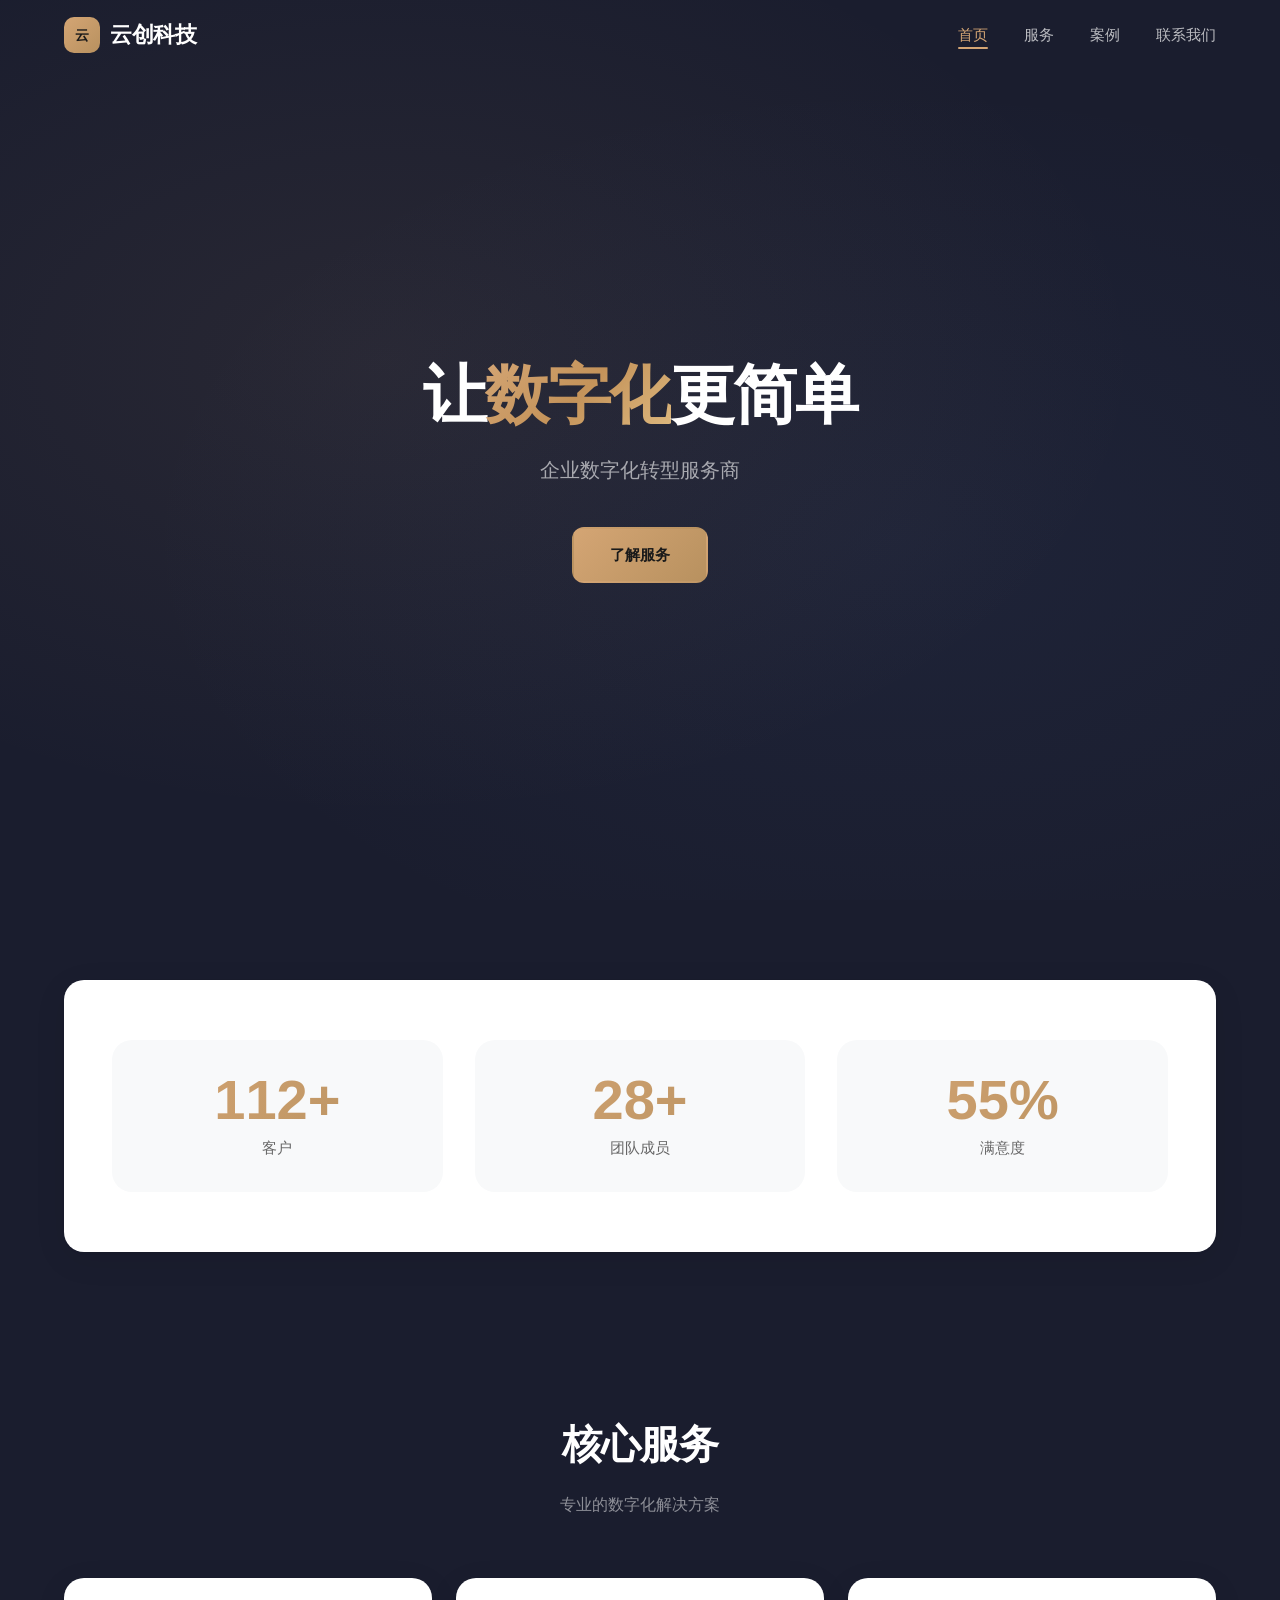
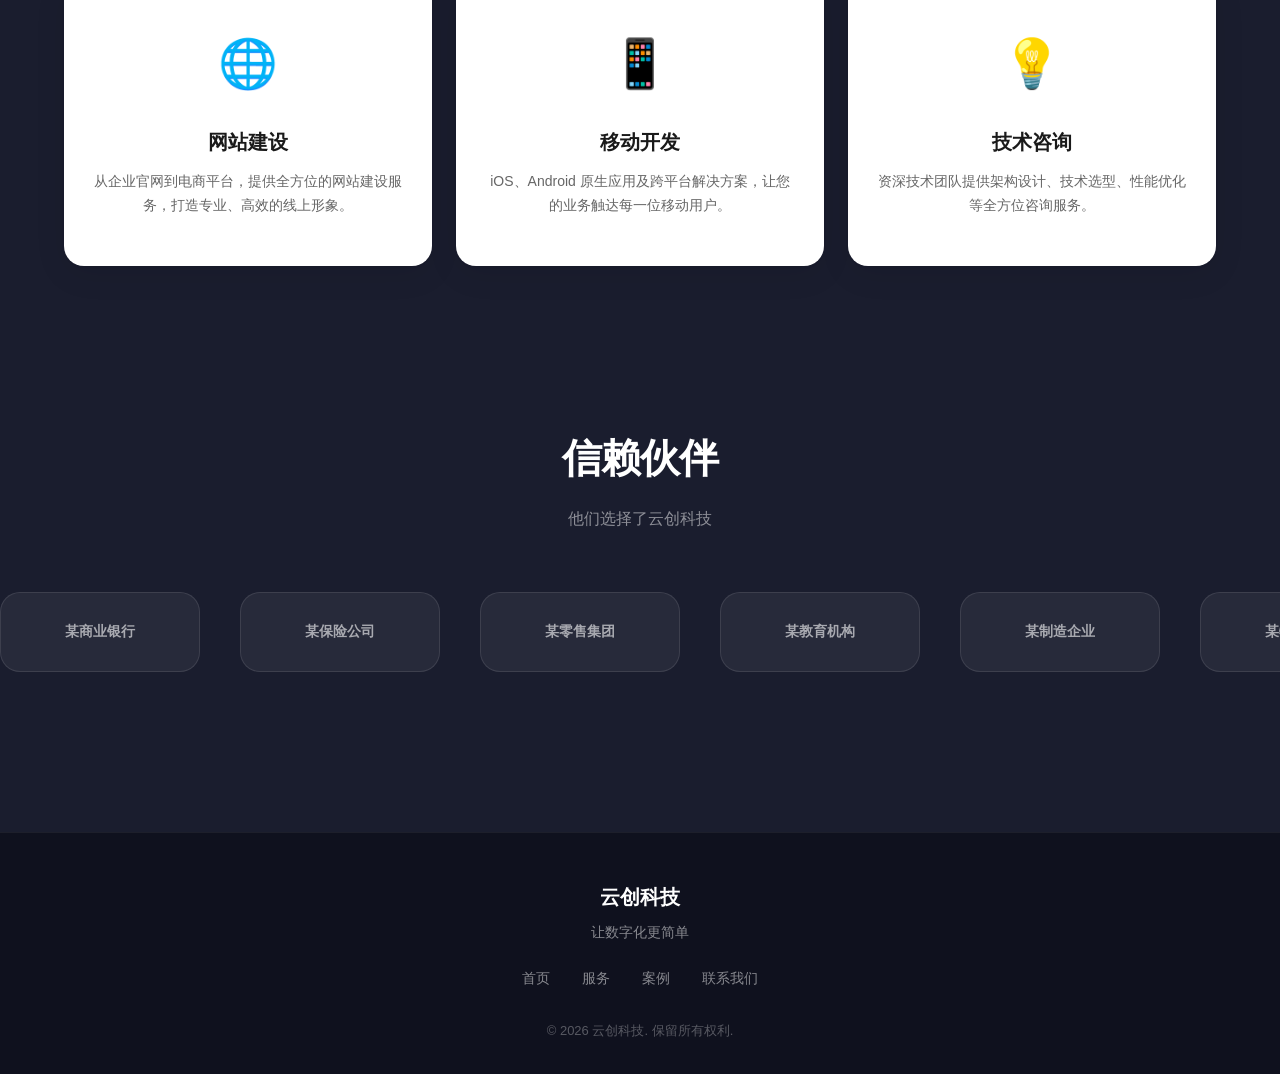
<file: src/index.html>
<!-- ===== FILE: src/index.html ===== -->
<!DOCTYPE html>
<html lang="zh-CN">
<head>
  <meta charset="UTF-8">
  <meta name="viewport" content="width=device-width, initial-scale=1.0">
  
  <title>云创科技 - 企业数字化转型服务商</title>
  <meta name="description" content="云创科技提供网站建设、移动开发、技术咨询服务。已服务200+企业客户,99%满意度。让数字化更简单。">
  <meta name="keywords" content="网站建设,移动开发,技术咨询,数字化转型,企业服务,云创科技">
  
  <meta property="og:title" content="云创科技 - 让数字化更简单">
  <meta property="og:description" content="企业数字化转型服务商,200+客户信赖,99%满意度。">
  <meta property="og:type" content="website">
  <meta property="og:url" content="https://www.jiajiawen.xyz/">
  
  <link rel="stylesheet" href="style.css">
  <script src="script.js" defer></script>
</head>
<body>
  <!-- 1. 导航栏（与所有页面共享） -->
  <nav class="navbar">
    <div class="container">
      <a href="index.html" class="nav-logo">
        <span class="logo-icon">云</span>
        云创科技
      </a>
      <button class="nav-toggle" aria-label="菜单">
        <span></span>
        <span></span>
        <span></span>
      </button>
      <ul class="nav-links">
        <li><a href="index.html" class="nav-link active">首页</a></li>
        <li><a href="services.html" class="nav-link">服务</a></li>
        <li><a href="cases.html" class="nav-link">案例</a></li>
        <li><a href="contact.html" class="nav-link">联系我们</a></li>
      </ul>
    </div>
  </nav>

  <!-- 2. Hero 区 -->
  <section class="hero">
    <div class="hero-content">
      <h1 class="hero-title">让<span class="highlight">数字化</span>更简单</h1>
      <p class="hero-subtitle">企业数字化转型服务商</p>
      <a href="#services" class="btn btn-primary hero-cta">了解服务</a>
    </div>
  </section>

  <!-- 3. 统计数字区 -->
  <section class="stats">
    <div class="container">
      <div class="section-card">
        <div class="stats-grid">
          <div class="stat-item">
            <div class="stat-number">
              <span class="counter" data-target="200">0</span><span class="stat-suffix">+</span>
            </div>
            <div class="stat-label">客户</div>
          </div>
          <div class="stat-item">
            <div class="stat-number">
              <span class="counter" data-target="50">0</span><span class="stat-suffix">+</span>
            </div>
            <div class="stat-label">团队成员</div>
          </div>
          <div class="stat-item">
            <div class="stat-number">
              <span class="counter" data-target="99">0</span><span class="stat-suffix">%</span>
            </div>
            <div class="stat-label">满意度</div>
          </div>
        </div>
      </div>
    </div>
  </section>

  <!-- 4. 服务卡片区 -->
  <section class="services" id="services">
    <div class="container">
      <div class="section-header">
        <h2 class="section-title">核心服务</h2>
        <p class="section-subtitle">专业的数字化解决方案</p>
      </div>
      <div class="services-grid">
        <div class="card service-card">
          <div class="service-icon">🌐</div>
          <h3>网站建设</h3>
          <p>从企业官网到电商平台，提供全方位的网站建设服务，打造专业、高效的线上形象。</p>
        </div>
        <div class="card service-card">
          <div class="service-icon">📱</div>
          <h3>移动开发</h3>
          <p>iOS、Android 原生应用及跨平台解决方案，让您的业务触达每一位移动用户。</p>
        </div>
        <div class="card service-card">
          <div class="service-icon">💡</div>
          <h3>技术咨询</h3>
          <p>资深技术团队提供架构设计、技术选型、性能优化等全方位咨询服务。</p>
        </div>
      </div>
    </div>
  </section>

  <!-- 5. 客户 Logo 轮播区 -->
  <section class="clients">
    <div class="container">
      <div class="section-header">
        <h2 class="section-title">信赖伙伴</h2>
        <p class="section-subtitle">他们选择了云创科技</p>
      </div>
    </div>
    <div class="clients-viewport">
      <div class="clients-track">
        <div class="client-item">某商业银行</div>
        <div class="client-item">某保险公司</div>
        <div class="client-item">某零售集团</div>
        <div class="client-item">某教育机构</div>
        <div class="client-item">某制造企业</div>
        <div class="client-item">某物流公司</div>
        <!-- 复制一份用于无缝滚动 -->
        <div class="client-item">某商业银行</div>
        <div class="client-item">某保险公司</div>
        <div class="client-item">某零售集团</div>
        <div class="client-item">某教育机构</div>
        <div class="client-item">某制造企业</div>
        <div class="client-item">某物流公司</div>
      </div>
    </div>
  </section>

  <!-- 6. 页脚（与所有页面共享） -->
  <footer class="footer">
    <div class="container">
      <div class="footer-content">
        <div class="footer-logo">云创科技</div>
        <p class="footer-tagline">让数字化更简单</p>
        <div class="footer-links">
          <a href="index.html" class="footer-link">首页</a>
          <a href="services.html" class="footer-link">服务</a>
          <a href="cases.html" class="footer-link">案例</a>
          <a href="contact.html" class="footer-link">联系我们</a>
        </div>
        <p class="footer-copyright">&copy; 2026 云创科技. 保留所有权利.</p>
      </div>
    </div>
  </footer>

  <!-- ====== 增强：返回顶部按钮 ====== -->
  <button id="back-to-top" title="返回顶部" aria-label="返回顶部">↑</button>

</body>
</html>
</file>
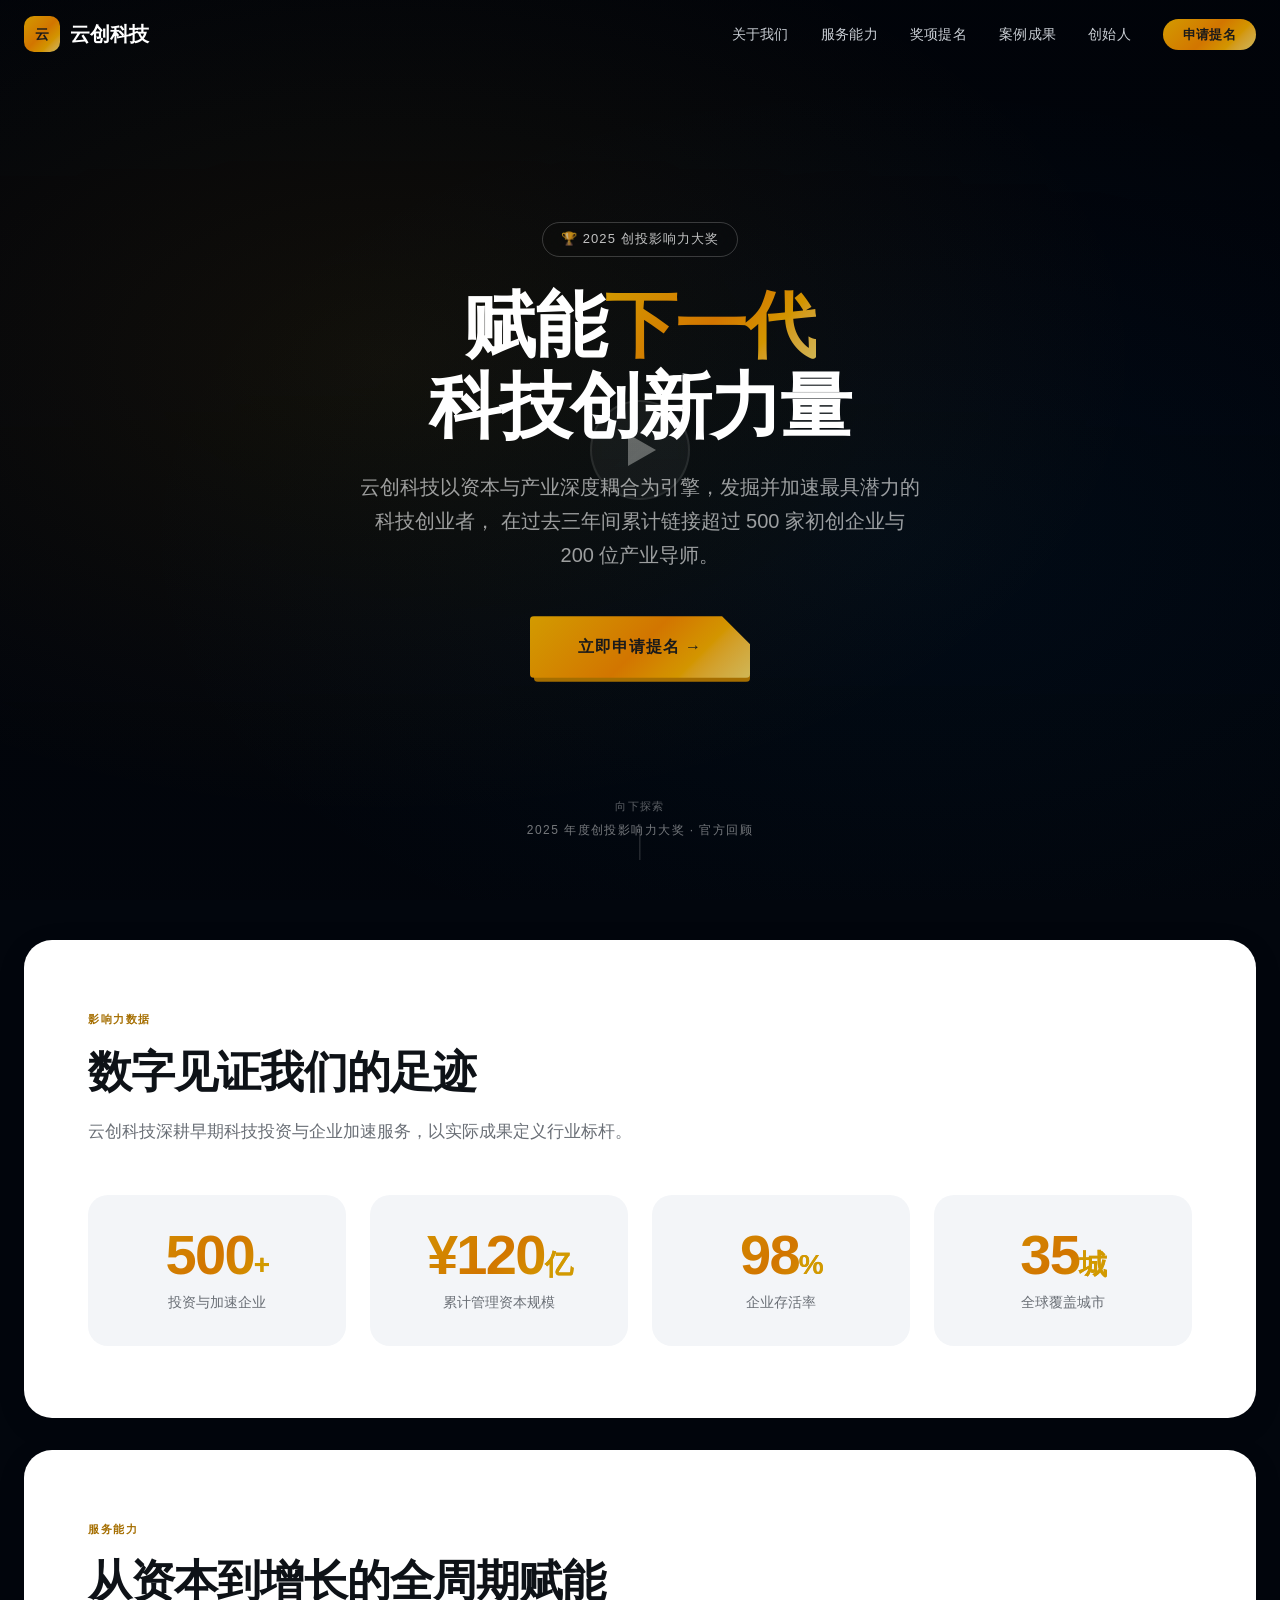
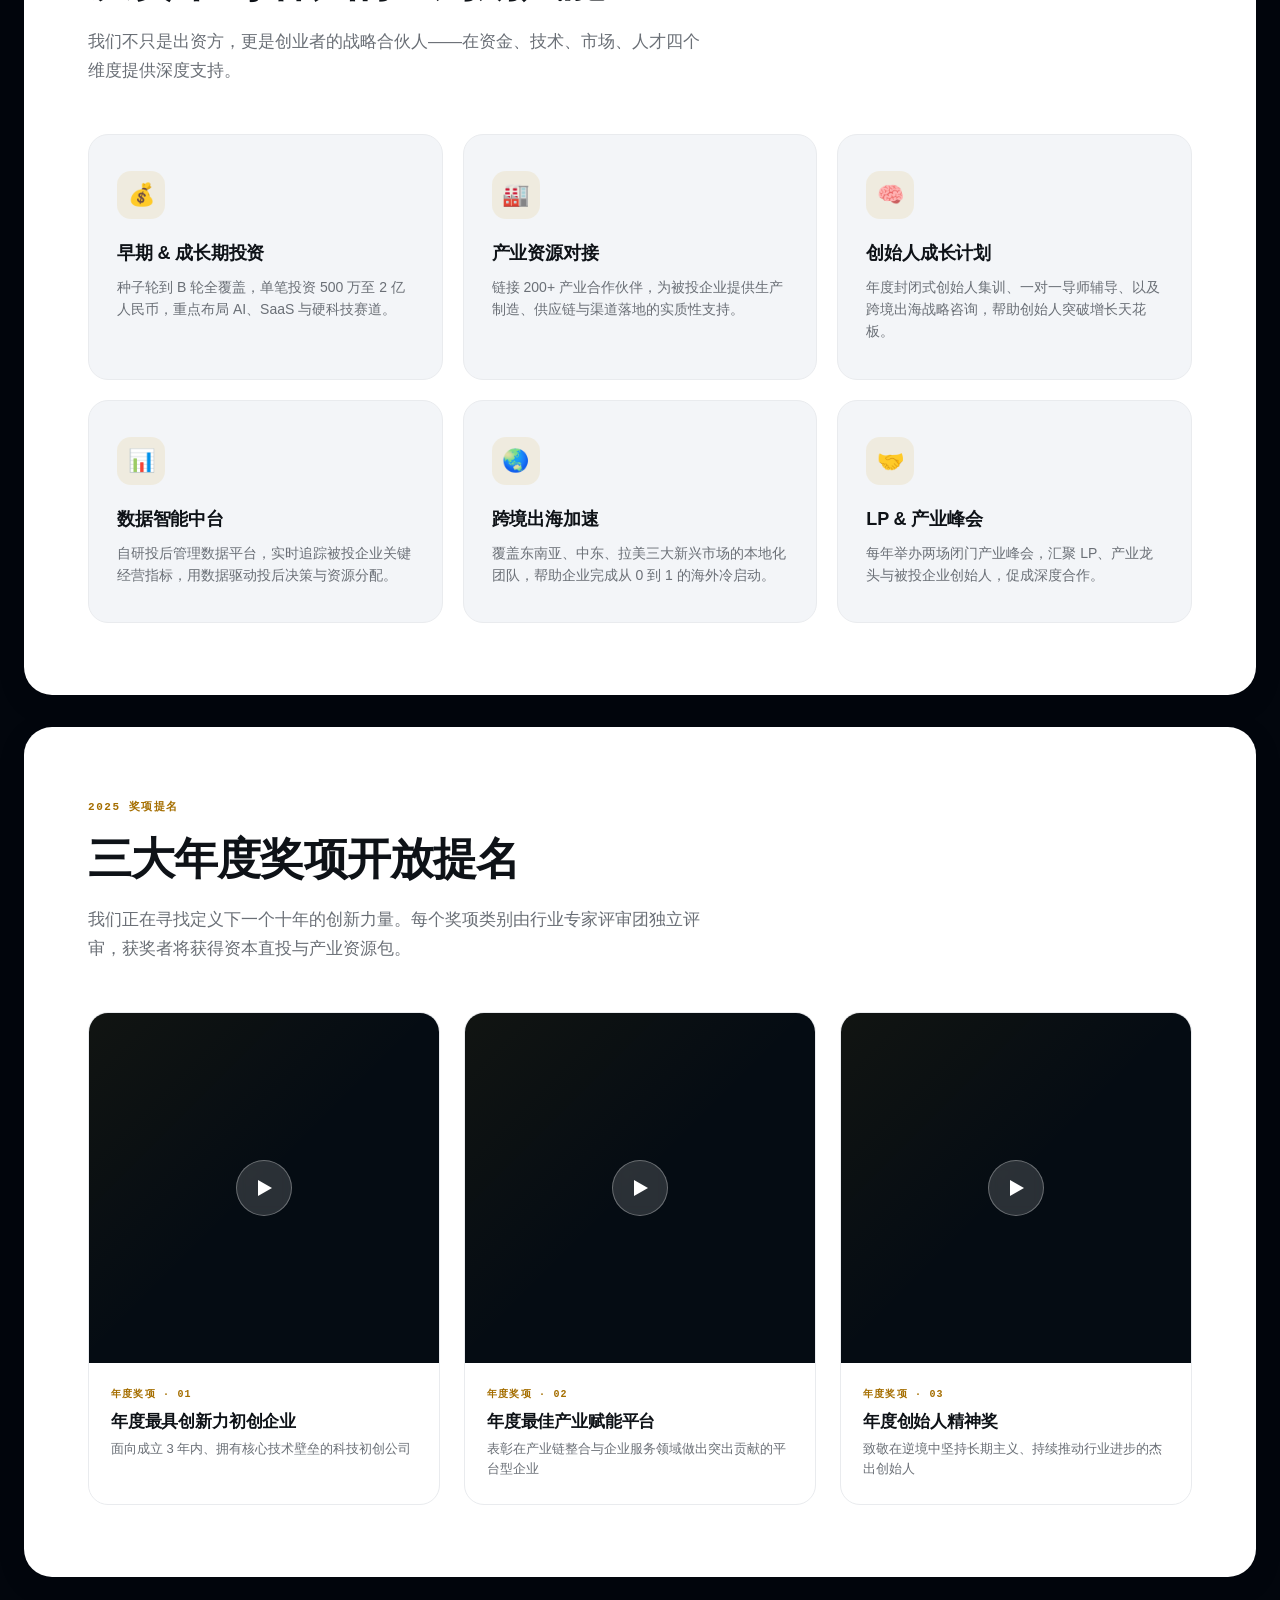
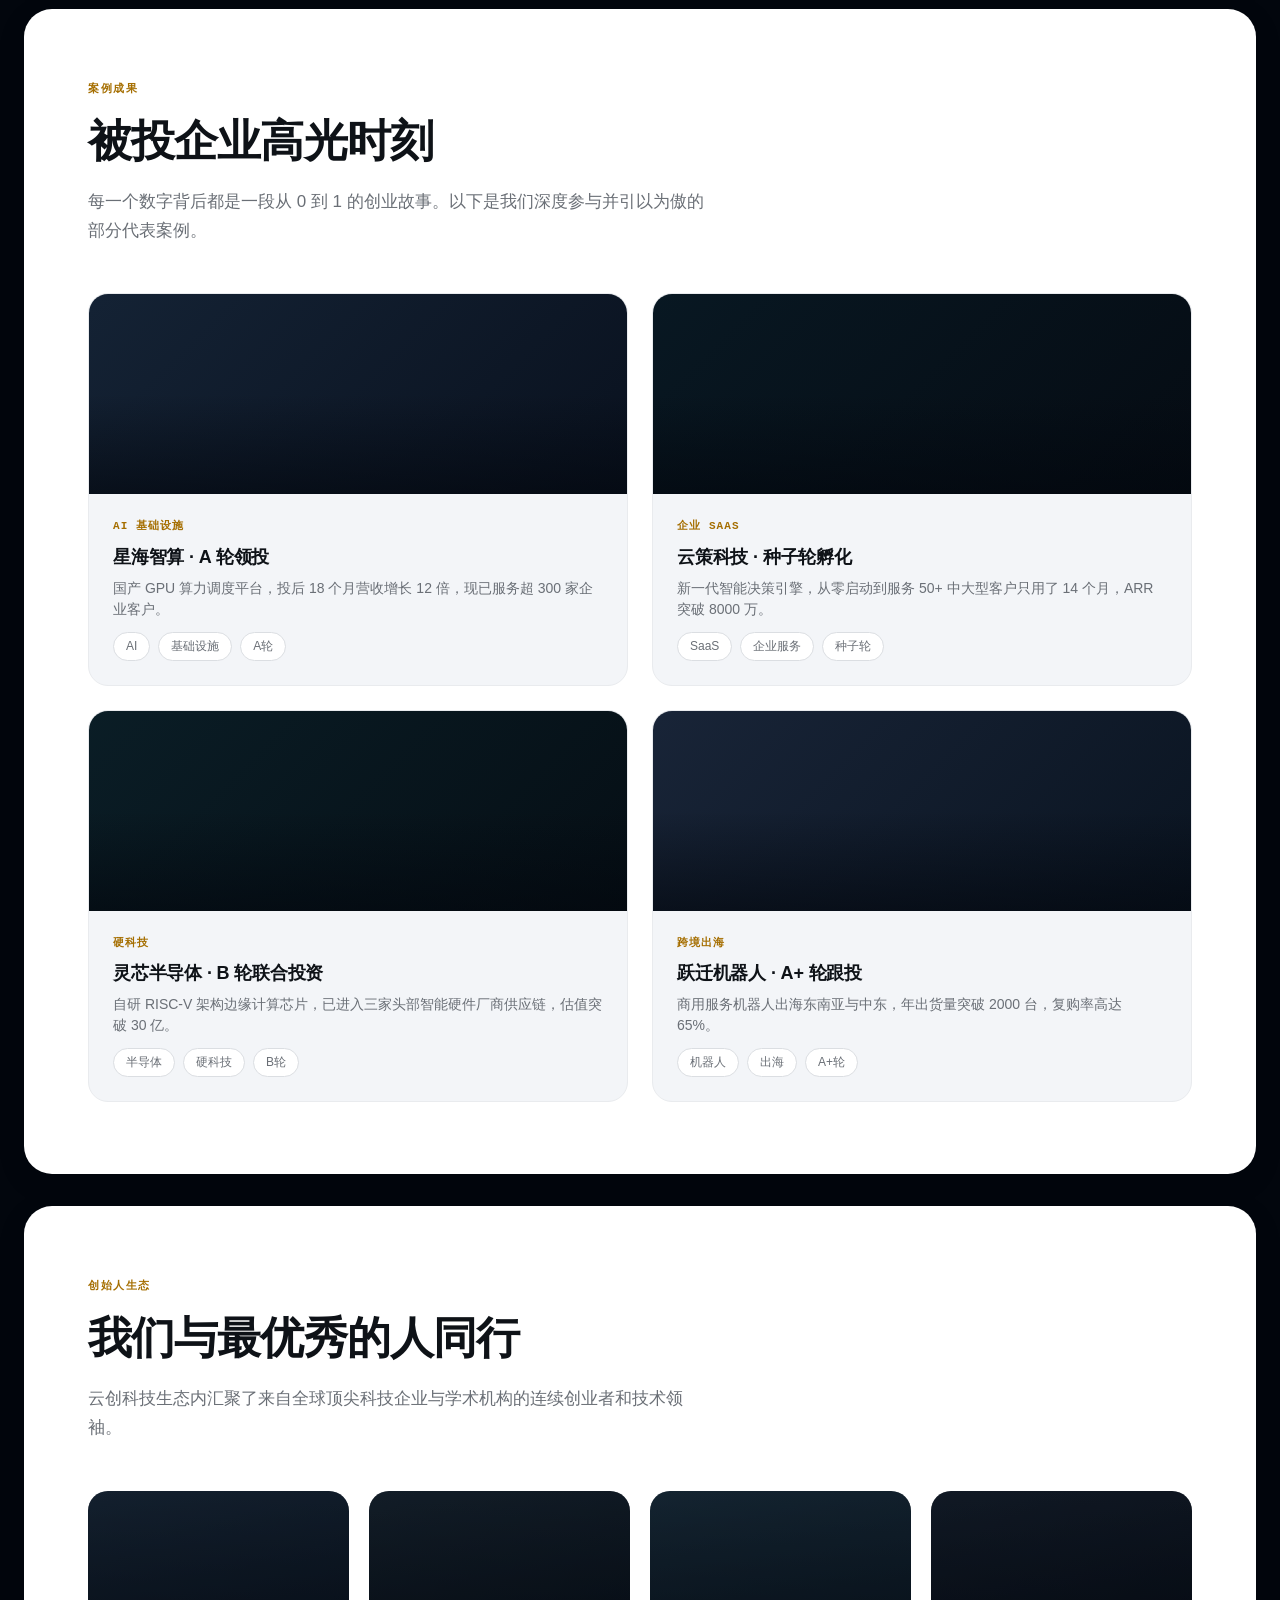
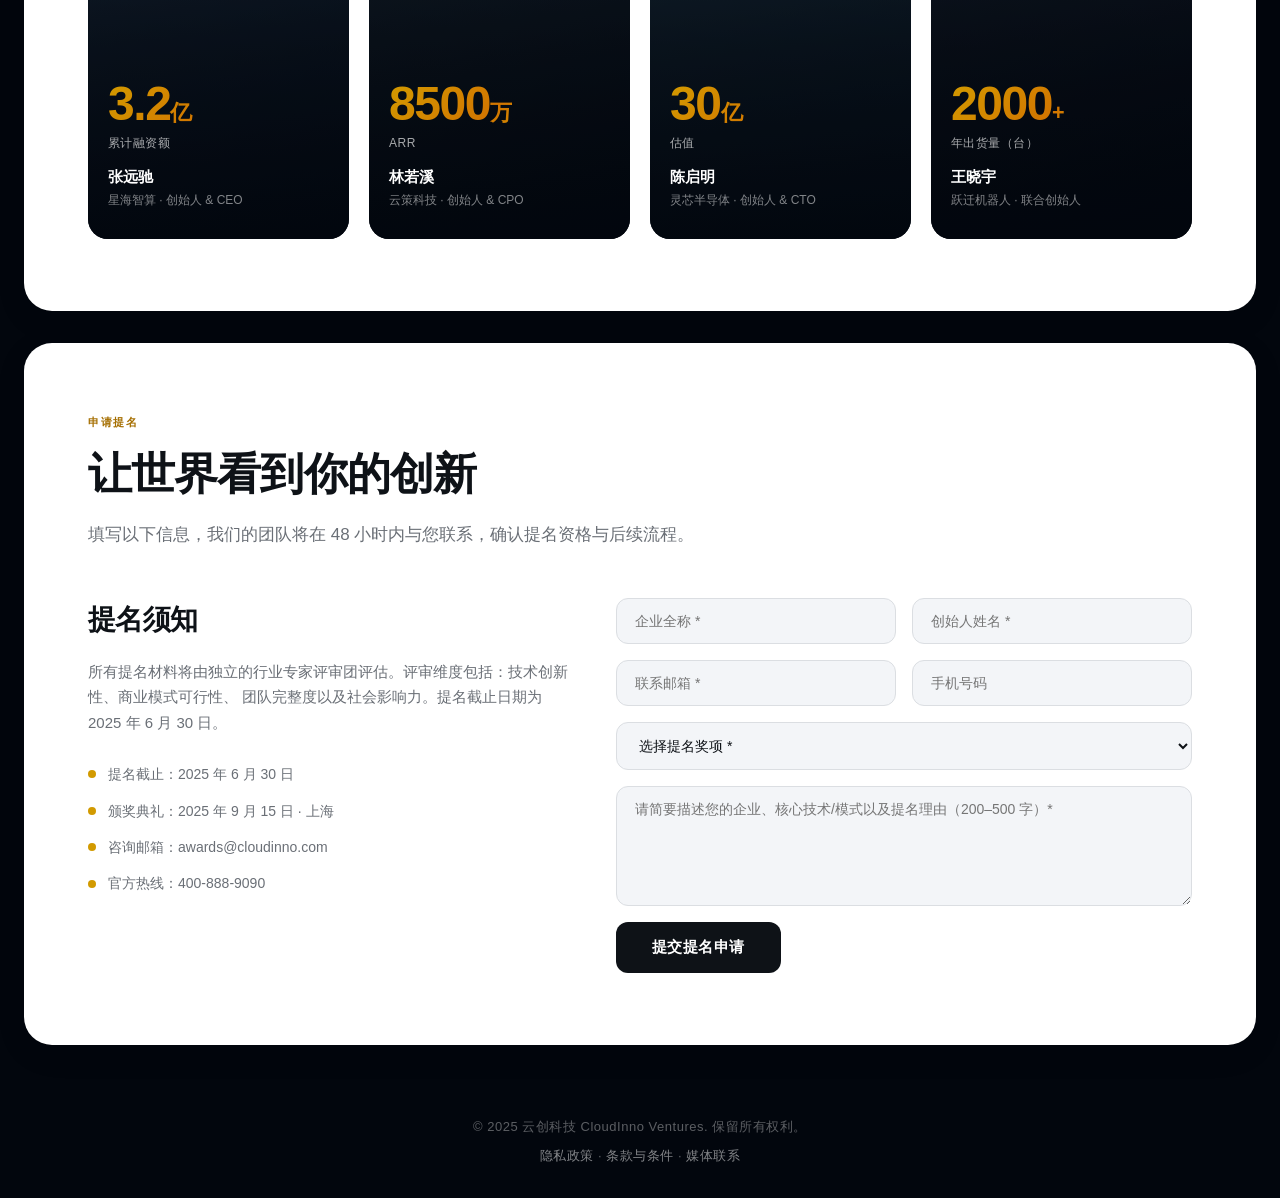
<file: vc-awards-landing.html>
<!doctype html>
<html lang="zh-CN">
<head>
  <meta charset="utf-8" />
  <meta name="viewport" content="width=device-width, initial-scale=1" />
  <title>云创科技 — 2025 创投影响力大奖</title>
  <style>
    /* ============================================================
       Design tokens — Modern minimal + luxury gold
       ============================================================ */
    :root {
      --bg-page:      oklch(12% 0.02 250);
      --bg-card:      oklch(100% 0 0);
      --bg-card-alt:  oklch(97% 0.004 250);
      --fg:           oklch(18% 0.012 250);
      --fg-muted:     oklch(54% 0.012 250);
      --fg-light:     oklch(75% 0.01 250);
      --border:       oklch(90% 0.006 250);
      --border-subtle: oklch(94% 0.004 250);
      --accent:       oklch(72% 0.16 85);
      --accent-glow:  oklch(72% 0.16 85 / 0.35);
      --accent-dark:  oklch(58% 0.14 80);
      --gradient-gold: linear-gradient(135deg, oklch(72% 0.16 85) 0%, oklch(65% 0.18 70) 50%, oklch(78% 0.12 95) 100%);
      --radius-sm:    12px;
      --radius-md:    20px;
      --radius-lg:    28px;
      --radius-xl:    36px;
      --shadow-card:  0 1px 3px rgba(0,0,0,0.04), 0 8px 32px rgba(0,0,0,0.08);
      --shadow-elevated: 0 4px 12px rgba(0,0,0,0.06), 0 20px 56px rgba(0,0,0,0.12);
      --shadow-hero:  0 0 120px rgba(0,0,0,0.5);
      --font-display: 'PingFang SC', 'Hiragino Sans GB', 'Microsoft YaHei', -apple-system, BlinkMacSystemFont, sans-serif;
      --font-body:    'PingFang SC', 'Hiragino Sans GB', 'Microsoft YaHei', -apple-system, BlinkMacSystemFont, sans-serif;
      --font-mono:    'SF Mono', 'JetBrains Mono', ui-monospace, Menlo, monospace;
    }

    * { box-sizing: border-box; margin: 0; padding: 0; }

    html {
      scroll-behavior: smooth;
      -webkit-font-smoothing: antialiased;
      -moz-osx-font-smoothing: grayscale;
    }

    body {
      font-family: var(--font-body);
      background: var(--bg-page);
      color: var(--fg);
      line-height: 1.6;
      overflow-x: hidden;
    }

    /* ============================================================
       Page wrapper — white card shell illusion
       The page has a dark bg; content sections float as white cards
       ============================================================ */
    .page-wrap {
      max-width: 1280px;
      margin: 0 auto;
      padding: 0 24px;
    }

    /* ============================================================
       Navigation
       ============================================================ */
    .nav {
      position: fixed;
      top: 0;
      left: 0;
      right: 0;
      z-index: 1000;
      padding: 16px 24px;
      transition: background 0.35s, box-shadow 0.35s;
    }
    .nav.scrolled {
      background: oklch(12% 0.02 250 / 0.88);
      backdrop-filter: blur(20px);
      -webkit-backdrop-filter: blur(20px);
      box-shadow: 0 1px 0 oklch(100% 0 0 / 0.06);
    }
    .nav-inner {
      max-width: 1280px;
      margin: 0 auto;
      display: flex;
      align-items: center;
      justify-content: space-between;
    }
    .nav-logo {
      font-family: var(--font-display);
      font-weight: 700;
      font-size: 20px;
      letter-spacing: -0.01em;
      color: #fff;
      text-decoration: none;
      display: flex;
      align-items: center;
      gap: 10px;
    }
    .nav-logo .logo-mark {
      width: 36px;
      height: 36px;
      border-radius: 10px;
      background: var(--gradient-gold);
      display: flex;
      align-items: center;
      justify-content: center;
      font-size: 14px;
      color: #1a1a1a;
      font-weight: 900;
    }
    .nav-links {
      display: flex;
      gap: 32px;
      list-style: none;
    }
    .nav-links a {
      color: oklch(85% 0.01 250);
      text-decoration: none;
      font-size: 14px;
      font-weight: 500;
      letter-spacing: 0.02em;
      transition: color 0.2s;
    }
    .nav-links a:hover { color: #fff; }
    .nav-cta {
      background: var(--gradient-gold);
      color: #1a1a1a !important;
      padding: 8px 20px;
      border-radius: 999px;
      font-weight: 600 !important;
      font-size: 13px !important;
      letter-spacing: 0.04em;
      transition: opacity 0.2s, transform 0.2s;
    }
    .nav-cta:hover {
      opacity: 0.9;
      transform: scale(1.03);
    }

    /* Mobile nav toggle */
    .nav-toggle {
      display: none;
      background: none;
      border: none;
      cursor: pointer;
      padding: 8px;
    }
    .nav-toggle span {
      display: block;
      width: 24px;
      height: 2px;
      background: #fff;
      margin: 5px 0;
      border-radius: 1px;
      transition: 0.3s;
    }

    /* ============================================================
       Hero section — full-screen video placeholder + diagonal CTA
       ============================================================ */
    .hero {
      position: relative;
      width: 100%;
      min-height: 100vh;
      display: flex;
      align-items: center;
      justify-content: center;
      overflow: hidden;
      margin-bottom: 40px;
    }
    .hero-video-bg {
      position: absolute;
      inset: 0;
      background: oklch(8% 0.03 255);
      z-index: 0;
    }
    .hero-video-bg::before {
      content: '';
      position: absolute;
      inset: 0;
      background:
        radial-gradient(ellipse at 30% 40%, oklch(72% 0.16 85 / 0.08) 0%, transparent 60%),
        radial-gradient(ellipse at 70% 60%, oklch(55% 0.18 240 / 0.06) 0%, transparent 60%),
        linear-gradient(180deg, oklch(12% 0.02 250 / 0.4) 0%, oklch(12% 0.02 250 / 0.85) 100%);
      z-index: 1;
    }
    .hero-video-bg .video-placeholder {
      position: absolute;
      inset: 0;
      display: flex;
      align-items: center;
      justify-content: center;
      z-index: 0;
    }
    .hero-video-bg .play-btn {
      width: 100px;
      height: 100px;
      border-radius: 50%;
      background: oklch(100% 0 0 / 0.12);
      backdrop-filter: blur(8px);
      -webkit-backdrop-filter: blur(8px);
      border: 2px solid oklch(100% 0 0 / 0.25);
      display: flex;
      align-items: center;
      justify-content: center;
      cursor: pointer;
      transition: all 0.35s;
      position: relative;
    }
    .hero-video-bg .play-btn::after {
      content: '';
      width: 0;
      height: 0;
      border-style: solid;
      border-width: 16px 0 16px 28px;
      border-color: transparent transparent transparent #fff;
      margin-left: 4px;
    }
    .hero-video-bg .play-btn:hover {
      background: oklch(100% 0 0 / 0.2);
      border-color: oklch(100% 0 0 / 0.4);
      transform: scale(1.06);
    }
    .hero-video-bg .video-label {
      position: absolute;
      bottom: 60px;
      left: 50%;
      transform: translateX(-50%);
      color: oklch(100% 0 0 / 0.45);
      font-size: 12px;
      letter-spacing: 0.12em;
      text-transform: uppercase;
      z-index: 2;
    }

    .hero-content {
      position: relative;
      z-index: 2;
      text-align: center;
      padding: 0 24px;
      max-width: 800px;
    }
    .hero-tag {
      display: inline-block;
      padding: 6px 18px;
      border-radius: 999px;
      border: 1px solid oklch(100% 0 0 / 0.2);
      color: oklch(100% 0 0 / 0.75);
      font-size: 13px;
      font-weight: 500;
      letter-spacing: 0.08em;
      text-transform: uppercase;
      margin-bottom: 28px;
      backdrop-filter: blur(10px);
      -webkit-backdrop-filter: blur(10px);
    }
    .hero-title {
      font-family: var(--font-display);
      font-size: clamp(40px, 6vw, 72px);
      font-weight: 800;
      letter-spacing: -0.025em;
      line-height: 1.12;
      color: #fff;
      margin-bottom: 24px;
    }
    .hero-title span {
      background: var(--gradient-gold);
      -webkit-background-clip: text;
      -webkit-text-fill-color: transparent;
      background-clip: text;
    }
    .hero-sub {
      font-size: clamp(16px, 2vw, 20px);
      color: oklch(100% 0 0 / 0.6);
      line-height: 1.7;
      margin-bottom: 44px;
      max-width: 560px;
      margin-left: auto;
      margin-right: auto;
    }

    /* Diagonal clip-path CTA */
    .hero-cta-wrap {
      display: inline-block;
      position: relative;
    }
    .hero-cta {
      display: inline-block;
      padding: 18px 48px;
      font-size: 16px;
      font-weight: 700;
      letter-spacing: 0.06em;
      color: #1a1a1a;
      background: var(--gradient-gold);
      border: none;
      border-radius: 4px;
      cursor: pointer;
      text-decoration: none;
      clip-path: polygon(0 0, calc(100% - 28px) 0, 100% 28px, 100% 100%, 0 100%);
      transition: clip-path 0.3s, transform 0.3s, box-shadow 0.3s;
      position: relative;
      z-index: 1;
    }
    .hero-cta:hover {
      clip-path: polygon(0 0, 100% 0, 100% 0, 100% 100%, 0 100%);
      transform: translateY(-2px);
      box-shadow: 0 12px 40px var(--accent-glow);
    }
    .hero-cta-shadow {
      position: absolute;
      inset: 4px 0 -4px 4px;
      background: var(--accent-dark);
      clip-path: polygon(0 0, calc(100% - 28px) 0, 100% 28px, 100% 100%, 0 100%);
      border-radius: 4px;
      z-index: 0;
      transition: clip-path 0.3s;
    }
    .hero-cta-wrap:hover .hero-cta-shadow {
      clip-path: polygon(0 0, 100% 0, 100% 0, 100% 100%, 0 100%);
    }

    .hero-scroll-hint {
      position: absolute;
      bottom: 40px;
      left: 50%;
      transform: translateX(-50%);
      z-index: 2;
      display: flex;
      flex-direction: column;
      align-items: center;
      gap: 8px;
      color: oklch(100% 0 0 / 0.35);
      font-size: 11px;
      letter-spacing: 0.12em;
    }
    .hero-scroll-hint .scroll-line {
      width: 1px;
      height: 36px;
      background: oklch(100% 0 0 / 0.2);
      animation: scrollPulse 2s ease-in-out infinite;
    }
    @keyframes scrollPulse {
      0%, 100% { opacity: 0.3; transform: scaleY(0.6); }
      50% { opacity: 1; transform: scaleY(1); }
    }

    /* ============================================================
       Section shells — white rounded cards
       ============================================================ */
    .section {
      margin-bottom: 32px;
    }
    .section-card {
      background: var(--bg-card);
      border-radius: var(--radius-lg);
      padding: 72px 64px;
      box-shadow: var(--shadow-card);
      position: relative;
      overflow: hidden;
    }
    .section-label {
      font-family: var(--font-mono);
      font-size: 11px;
      font-weight: 600;
      letter-spacing: 0.14em;
      text-transform: uppercase;
      color: var(--accent-dark);
      margin-bottom: 16px;
      display: block;
    }
    .section-title {
      font-family: var(--font-display);
      font-size: clamp(28px, 3.5vw, 44px);
      font-weight: 700;
      letter-spacing: -0.02em;
      line-height: 1.2;
      margin-bottom: 20px;
      color: var(--fg);
    }
    .section-desc {
      font-size: 17px;
      color: var(--fg-muted);
      line-height: 1.7;
      max-width: 620px;
      margin-bottom: 48px;
    }

    /* ============================================================
       Stats counter row
       ============================================================ */
    .stats-grid {
      display: grid;
      grid-template-columns: repeat(4, 1fr);
      gap: 24px;
    }
    .stat-item {
      text-align: center;
      padding: 32px 16px;
      background: var(--bg-card-alt);
      border-radius: var(--radius-md);
      transition: transform 0.3s, box-shadow 0.3s;
    }
    .stat-item:hover {
      transform: translateY(-4px);
      box-shadow: var(--shadow-elevated);
    }
    .stat-number {
      font-family: var(--font-display);
      font-size: clamp(36px, 5vw, 56px);
      font-weight: 800;
      letter-spacing: -0.03em;
      background: var(--gradient-gold);
      -webkit-background-clip: text;
      -webkit-text-fill-color: transparent;
      background-clip: text;
      line-height: 1;
      margin-bottom: 8px;
    }
    .stat-suffix {
      font-size: 0.5em;
      font-weight: 600;
      -webkit-text-fill-color: var(--accent);
    }
    .stat-label {
      font-size: 14px;
      color: var(--fg-muted);
      font-weight: 500;
    }

    /* ============================================================
       Services grid
       ============================================================ */
    .services-grid {
      display: grid;
      grid-template-columns: repeat(3, 1fr);
      gap: 20px;
    }
    .service-card {
      background: var(--bg-card-alt);
      border-radius: var(--radius-md);
      padding: 36px 28px;
      border: 1px solid var(--border-subtle);
      transition: all 0.3s;
      position: relative;
    }
    .service-card:hover {
      border-color: var(--accent-glow);
      box-shadow: var(--shadow-elevated);
      transform: translateY(-2px);
    }
    .service-icon {
      width: 48px;
      height: 48px;
      border-radius: 14px;
      background: oklch(72% 0.16 85 / 0.1);
      display: flex;
      align-items: center;
      justify-content: center;
      font-size: 22px;
      margin-bottom: 20px;
      color: var(--accent-dark);
    }
    .service-card h4 {
      font-family: var(--font-display);
      font-size: 18px;
      font-weight: 700;
      letter-spacing: -0.01em;
      margin-bottom: 8px;
    }
    .service-card p {
      font-size: 14px;
      color: var(--fg-muted);
      line-height: 1.6;
    }

    /* ============================================================
       Nomination cards — 3-column geometric, square video
       ============================================================ */
    .nominations-grid {
      display: grid;
      grid-template-columns: repeat(3, 1fr);
      gap: 24px;
    }
    .nomination-card {
      background: var(--bg-card);
      border-radius: var(--radius-md);
      overflow: hidden;
      border: 1px solid var(--border-subtle);
      transition: all 0.35s;
      position: relative;
    }
    .nomination-card:hover {
      transform: translateY(-6px);
      box-shadow: var(--shadow-elevated);
      border-color: var(--accent-glow);
    }
    .nomination-video {
      width: 100%;
      aspect-ratio: 1 / 1;
      background: oklch(15% 0.02 250);
      position: relative;
      display: flex;
      align-items: center;
      justify-content: center;
      overflow: hidden;
    }
    .nomination-video::before {
      content: '';
      position: absolute;
      inset: 0;
      background: linear-gradient(135deg, oklch(72% 0.16 85 / 0.06) 0%, transparent 50%);
    }
    .nomination-video .mini-play {
      width: 56px;
      height: 56px;
      border-radius: 50%;
      background: oklch(100% 0 0 / 0.15);
      backdrop-filter: blur(6px);
      border: 1.5px solid oklch(100% 0 0 / 0.3);
      display: flex;
      align-items: center;
      justify-content: center;
      transition: all 0.3s;
    }
    .nomination-card:hover .mini-play {
      background: var(--accent);
      border-color: var(--accent);
      transform: scale(1.1);
    }
    .mini-play::after {
      content: '';
      width: 0;
      height: 0;
      border-style: solid;
      border-width: 8px 0 8px 14px;
      border-color: transparent transparent transparent #fff;
      margin-left: 2px;
    }
    .nomination-info {
      padding: 24px 22px;
    }
    .nomination-info .cat {
      font-family: var(--font-mono);
      font-size: 10px;
      font-weight: 700;
      letter-spacing: 0.12em;
      text-transform: uppercase;
      color: var(--accent-dark);
      margin-bottom: 8px;
    }
    .nomination-info h4 {
      font-family: var(--font-display);
      font-size: 17px;
      font-weight: 700;
      letter-spacing: -0.01em;
      margin-bottom: 6px;
      line-height: 1.3;
    }
    .nomination-info .nominee {
      font-size: 13px;
      color: var(--fg-muted);
      font-weight: 500;
    }
    /* Geometric accent */
    .nomination-card .geo-accent {
      position: absolute;
      top: -20px;
      right: -20px;
      width: 80px;
      height: 80px;
      border: 2px solid oklch(72% 0.16 85 / 0.15);
      border-radius: 24px;
      transform: rotate(15deg);
      pointer-events: none;
      transition: border-color 0.3s;
    }
    .nomination-card:hover .geo-accent {
      border-color: oklch(72% 0.16 85 / 0.35);
    }

    /* ============================================================
       Cases / projects showcase
       ============================================================ */
    .cases-grid {
      display: grid;
      grid-template-columns: repeat(2, 1fr);
      gap: 24px;
    }
    .case-card {
      background: var(--bg-card-alt);
      border-radius: var(--radius-md);
      overflow: hidden;
      border: 1px solid var(--border-subtle);
      transition: all 0.3s;
    }
    .case-card:hover {
      box-shadow: var(--shadow-elevated);
      transform: translateY(-3px);
    }
    .case-image {
      width: 100%;
      height: 200px;
      background: oklch(20% 0.02 250);
      position: relative;
      overflow: hidden;
    }
    .case-image::after {
      content: '';
      position: absolute;
      inset: 0;
      background: linear-gradient(180deg, transparent 50%, oklch(12% 0.02 250 / 0.6));
    }
    .case-info {
      padding: 24px;
    }
    .case-info .case-client {
      font-family: var(--font-mono);
      font-size: 11px;
      font-weight: 600;
      letter-spacing: 0.1em;
      text-transform: uppercase;
      color: var(--accent-dark);
      margin-bottom: 8px;
    }
    .case-info h4 {
      font-family: var(--font-display);
      font-size: 18px;
      font-weight: 700;
      letter-spacing: -0.01em;
      margin-bottom: 6px;
    }
    .case-info p {
      font-size: 14px;
      color: var(--fg-muted);
      line-height: 1.5;
    }
    .case-tags {
      display: flex;
      flex-wrap: wrap;
      gap: 8px;
      margin-top: 12px;
    }
    .case-tag {
      padding: 4px 12px;
      background: var(--bg-card);
      border-radius: 999px;
      font-size: 12px;
      color: var(--fg-muted);
      border: 1px solid var(--border);
    }

    /* ============================================================
       Founder statistics grid — plus-darker image cards + gradient numbers
       ============================================================ */
    .founders-grid {
      display: grid;
      grid-template-columns: repeat(4, 1fr);
      gap: 20px;
    }
    .founder-card {
      position: relative;
      border-radius: var(--radius-md);
      overflow: hidden;
      aspect-ratio: 3 / 4;
      cursor: pointer;
      transition: transform 0.35s;
    }
    .founder-card:hover {
      transform: translateY(-6px);
    }
    .founder-img {
      position: absolute;
      inset: 0;
      background: oklch(22% 0.02 250);
      mix-blend-mode: normal;
    }
    .founder-img img {
      width: 100%;
      height: 100%;
      object-fit: cover;
    }
    /* plus-darker overlay */
    .founder-card::before {
      content: '';
      position: absolute;
      inset: 0;
      background: linear-gradient(180deg, oklch(12% 0.02 250 / 0.15) 0%, oklch(12% 0.02 250 / 0.55) 45%, oklch(12% 0.02 250 / 0.9) 100%);
      z-index: 1;
    }
    .founder-card::after {
      content: '';
      position: absolute;
      inset: 0;
      background: oklch(12% 0.02 250 / 0.25);
      mix-blend-mode: plus-darker;
      z-index: 2;
      pointer-events: none;
    }
    .founder-info {
      position: absolute;
      bottom: 0;
      left: 0;
      right: 0;
      padding: 28px 20px;
      z-index: 3;
    }
    .founder-stat-num {
      font-family: var(--font-display);
      font-size: clamp(32px, 4vw, 48px);
      font-weight: 800;
      letter-spacing: -0.03em;
      background: var(--gradient-gold);
      -webkit-background-clip: text;
      -webkit-text-fill-color: transparent;
      background-clip: text;
      line-height: 1;
      margin-bottom: 6px;
    }
    .founder-stat-label {
      font-size: 12px;
      color: oklch(100% 0 0 / 0.65);
      font-weight: 500;
      letter-spacing: 0.04em;
      text-transform: uppercase;
    }
    .founder-name {
      font-family: var(--font-display);
      font-size: 15px;
      font-weight: 600;
      color: #fff;
      margin-top: 12px;
    }
    .founder-role {
      font-size: 12px;
      color: oklch(100% 0 0 / 0.5);
      margin-top: 2px;
    }

    /* ============================================================
       Contact form section
       ============================================================ */
    .contact-layout {
      display: grid;
      grid-template-columns: 1fr 1.2fr;
      gap: 48px;
      align-items: start;
    }
    .contact-info h3 {
      font-family: var(--font-display);
      font-size: 28px;
      font-weight: 700;
      letter-spacing: -0.02em;
      margin-bottom: 16px;
    }
    .contact-info p {
      font-size: 15px;
      color: var(--fg-muted);
      line-height: 1.7;
      margin-bottom: 28px;
    }
    .contact-detail {
      display: flex;
      align-items: center;
      gap: 12px;
      margin-bottom: 14px;
      font-size: 14px;
      color: var(--fg-muted);
    }
    .contact-detail .icon-dot {
      width: 8px;
      height: 8px;
      border-radius: 50%;
      background: var(--accent);
      flex-shrink: 0;
    }
    .contact-form {
      display: flex;
      flex-direction: column;
      gap: 16px;
    }
    .contact-form input,
    .contact-form textarea,
    .contact-form select {
      width: 100%;
      padding: 14px 18px;
      border: 1px solid var(--border);
      border-radius: 12px;
      font-family: var(--font-body);
      font-size: 14px;
      color: var(--fg);
      background: var(--bg-card-alt);
      transition: border-color 0.2s, box-shadow 0.2s;
      outline: none;
    }
    .contact-form input:focus,
    .contact-form textarea:focus,
    .contact-form select:focus {
      border-color: var(--accent);
      box-shadow: 0 0 0 3px var(--accent-glow);
    }
    .contact-form textarea {
      min-height: 120px;
      resize: vertical;
    }
    .contact-form .form-row {
      display: grid;
      grid-template-columns: 1fr 1fr;
      gap: 16px;
    }
    .form-submit {
      padding: 16px 36px;
      background: var(--fg);
      color: #fff;
      border: none;
      border-radius: 12px;
      font-family: var(--font-body);
      font-size: 15px;
      font-weight: 600;
      letter-spacing: 0.03em;
      cursor: pointer;
      transition: all 0.25s;
      align-self: flex-start;
    }
    .form-submit:hover {
      background: var(--accent-dark);
      transform: translateY(-1px);
      box-shadow: 0 8px 24px var(--accent-glow);
    }

    /* ============================================================
       Footer
       ============================================================ */
    .footer {
      text-align: center;
      padding: 40px 24px 32px;
      color: oklch(100% 0 0 / 0.35);
      font-size: 13px;
      letter-spacing: 0.04em;
    }
    .footer a {
      color: oklch(100% 0 0 / 0.5);
      text-decoration: none;
      transition: color 0.2s;
    }
    .footer a:hover { color: #fff; }

    /* ============================================================
       Responsive breakpoints
       ============================================================ */
    @media (max-width: 1024px) {
      .section-card { padding: 48px 36px; }
      .stats-grid { grid-template-columns: repeat(2, 1fr); }
      .services-grid { grid-template-columns: repeat(2, 1fr); }
      .nominations-grid { grid-template-columns: repeat(2, 1fr); }
      .founders-grid { grid-template-columns: repeat(2, 1fr); }
      .contact-layout { grid-template-columns: 1fr; gap: 36px; }
      .cases-grid { grid-template-columns: 1fr; }
    }

    @media (max-width: 768px) {
      .page-wrap { padding: 0 12px; }
      .section-card { padding: 36px 20px; border-radius: var(--radius-md); }
      .nav-links { display: none; }
      .nav-toggle { display: block; }
      .nav-links.mobile-open {
        display: flex;
        flex-direction: column;
        position: absolute;
        top: 72px;
        left: 24px;
        right: 24px;
        background: oklch(18% 0.02 250 / 0.96);
        backdrop-filter: blur(20px);
        border-radius: 16px;
        padding: 20px;
        gap: 16px;
        border: 1px solid oklch(100% 0 0 / 0.08);
      }
      .hero-title { font-size: 32px; }
      .hero-sub { font-size: 15px; }
      .hero-cta { padding: 16px 36px; font-size: 14px; clip-path: polygon(0 0, calc(100% - 20px) 0, 100% 20px, 100% 100%, 0 100%); }
      .services-grid { grid-template-columns: 1fr; }
      .nominations-grid { grid-template-columns: 1fr; }
      .founders-grid { grid-template-columns: 1fr 1fr; }
      .stats-grid { grid-template-columns: 1fr 1fr; gap: 12px; }
      .contact-form .form-row { grid-template-columns: 1fr; }
      .section { margin-bottom: 20px; }
      .nominations-grid { gap: 16px; }
    }

    @media (max-width: 480px) {
      .stats-grid { grid-template-columns: 1fr 1fr; gap: 10px; }
      .stat-number { font-size: 32px; }
      .founders-grid { grid-template-columns: 1fr; }
      .hero { min-height: 90vh; }
      .section-card { padding: 28px 16px; }
      .case-image { height: 160px; }
    }

    /* ============================================================
       Animations on scroll (simple CSS-only approach)
       ============================================================ */
    @keyframes fadeUp {
      from { opacity: 0; transform: translateY(24px); }
      to { opacity: 1; transform: translateY(0); }
    }
  </style>
</head>
<body>

  <!-- Navigation -->
  <nav class="nav" id="nav">
    <div class="nav-inner">
      <a href="#" class="nav-logo">
        <span class="logo-mark">云</span>
        云创科技
      </a>
      <button class="nav-toggle" id="navToggle" aria-label="菜单">
        <span></span><span></span><span></span>
      </button>
      <ul class="nav-links" id="navLinks">
        <li><a href="#about">关于我们</a></li>
        <li><a href="#services">服务能力</a></li>
        <li><a href="#awards">奖项提名</a></li>
        <li><a href="#cases">案例成果</a></li>
        <li><a href="#founders">创始人</a></li>
        <li><a href="#contact" class="nav-cta">申请提名</a></li>
      </ul>
    </div>
  </nav>

  <!-- Hero Section -->
  <section class="hero" id="hero">
    <div class="hero-video-bg">
      <div class="video-placeholder">
        <div class="play-btn" title="播放介绍视频"></div>
      </div>
      <div class="video-label">2025 年度创投影响力大奖 · 官方回顾</div>
    </div>
    <div class="hero-content">
      <p class="hero-tag">🏆 2025 创投影响力大奖</p>
      <h1 class="hero-title">
        赋能<span>下一代</span><br>科技创新力量
      </h1>
      <p class="hero-sub">
        云创科技以资本与产业深度耦合为引擎，发掘并加速最具潜力的科技创业者，
        在过去三年间累计链接超过 500 家初创企业与 200 位产业导师。
      </p>
      <div class="hero-cta-wrap">
        <span class="hero-cta-shadow"></span>
        <a href="#contact" class="hero-cta">立即申请提名 →</a>
      </div>
    </div>
    <div class="hero-scroll-hint">
      <span>向下探索</span>
      <div class="scroll-line"></div>
    </div>
  </section>

  <div class="page-wrap">

    <!-- Stats Section -->
    <section class="section" id="about">
      <div class="section-card">
        <span class="section-label">影响力数据</span>
        <h2 class="section-title">数字见证我们的足迹</h2>
        <p class="section-desc">
          云创科技深耕早期科技投资与企业加速服务，以实际成果定义行业标杆。
        </p>
        <div class="stats-grid">
          <div class="stat-item">
            <div class="stat-number">500<span class="stat-suffix">+</span></div>
            <div class="stat-label">投资与加速企业</div>
          </div>
          <div class="stat-item">
            <div class="stat-number">¥120<span class="stat-suffix">亿</span></div>
            <div class="stat-label">累计管理资本规模</div>
          </div>
          <div class="stat-item">
            <div class="stat-number">98<span class="stat-suffix">%</span></div>
            <div class="stat-label">企业存活率</div>
          </div>
          <div class="stat-item">
            <div class="stat-number">35<span class="stat-suffix">城</span></div>
            <div class="stat-label">全球覆盖城市</div>
          </div>
        </div>
      </div>
    </section>

    <!-- Services Section -->
    <section class="section" id="services">
      <div class="section-card">
        <span class="section-label">服务能力</span>
        <h2 class="section-title">从资本到增长的全周期赋能</h2>
        <p class="section-desc">
          我们不只是出资方，更是创业者的战略合伙人——在资金、技术、市场、人才四个维度提供深度支持。
        </p>
        <div class="services-grid">
          <div class="service-card">
            <div class="service-icon">💰</div>
            <h4>早期 & 成长期投资</h4>
            <p>种子轮到 B 轮全覆盖，单笔投资 500 万至 2 亿人民币，重点布局 AI、SaaS 与硬科技赛道。</p>
          </div>
          <div class="service-card">
            <div class="service-icon">🏭</div>
            <h4>产业资源对接</h4>
            <p>链接 200+ 产业合作伙伴，为被投企业提供生产制造、供应链与渠道落地的实质性支持。</p>
          </div>
          <div class="service-card">
            <div class="service-icon">🧠</div>
            <h4>创始人成长计划</h4>
            <p>年度封闭式创始人集训、一对一导师辅导、以及跨境出海战略咨询，帮助创始人突破增长天花板。</p>
          </div>
          <div class="service-card">
            <div class="service-icon">📊</div>
            <h4>数据智能中台</h4>
            <p>自研投后管理数据平台，实时追踪被投企业关键经营指标，用数据驱动投后决策与资源分配。</p>
          </div>
          <div class="service-card">
            <div class="service-icon">🌏</div>
            <h4>跨境出海加速</h4>
            <p>覆盖东南亚、中东、拉美三大新兴市场的本地化团队，帮助企业完成从 0 到 1 的海外冷启动。</p>
          </div>
          <div class="service-card">
            <div class="service-icon">🤝</div>
            <h4>LP & 产业峰会</h4>
            <p>每年举办两场闭门产业峰会，汇聚 LP、产业龙头与被投企业创始人，促成深度合作。</p>
          </div>
        </div>
      </div>
    </section>

    <!-- Nomination / Awards Section — 3-column, square video, geometric -->
    <section class="section" id="awards">
      <div class="section-card">
        <span class="section-label">2025 奖项提名</span>
        <h2 class="section-title">三大年度奖项开放提名</h2>
        <p class="section-desc">
          我们正在寻找定义下一个十年的创新力量。每个奖项类别由行业专家评审团独立评审，获奖者将获得资本直投与产业资源包。
        </p>
        <div class="nominations-grid">
          <div class="nomination-card">
            <div class="geo-accent"></div>
            <div class="nomination-video">
              <div class="mini-play"></div>
            </div>
            <div class="nomination-info">
              <p class="cat">年度奖项 · 01</p>
              <h4>年度最具创新力初创企业</h4>
              <p class="nominee">面向成立 3 年内、拥有核心技术壁垒的科技初创公司</p>
            </div>
          </div>
          <div class="nomination-card">
            <div class="geo-accent"></div>
            <div class="nomination-video">
              <div class="mini-play"></div>
            </div>
            <div class="nomination-info">
              <p class="cat">年度奖项 · 02</p>
              <h4>年度最佳产业赋能平台</h4>
              <p class="nominee">表彰在产业链整合与企业服务领域做出突出贡献的平台型企业</p>
            </div>
          </div>
          <div class="nomination-card">
            <div class="geo-accent"></div>
            <div class="nomination-video">
              <div class="mini-play"></div>
            </div>
            <div class="nomination-info">
              <p class="cat">年度奖项 · 03</p>
              <h4>年度创始人精神奖</h4>
              <p class="nominee">致敬在逆境中坚持长期主义、持续推动行业进步的杰出创始人</p>
            </div>
          </div>
        </div>
      </div>
    </section>

    <!-- Cases Section -->
    <section class="section" id="cases">
      <div class="section-card">
        <span class="section-label">案例成果</span>
        <h2 class="section-title">被投企业高光时刻</h2>
        <p class="section-desc">
          每一个数字背后都是一段从 0 到 1 的创业故事。以下是我们深度参与并引以为傲的部分代表案例。
        </p>
        <div class="cases-grid">
          <div class="case-card">
            <div class="case-image" style="background: linear-gradient(135deg, oklch(25% 0.04 255), oklch(18% 0.03 260));"></div>
            <div class="case-info">
              <p class="case-client">AI 基础设施</p>
              <h4>星海智算 · A 轮领投</h4>
              <p>国产 GPU 算力调度平台，投后 18 个月营收增长 12 倍，现已服务超 300 家企业客户。</p>
              <div class="case-tags">
                <span class="case-tag">AI</span><span class="case-tag">基础设施</span><span class="case-tag">A轮</span>
              </div>
            </div>
          </div>
          <div class="case-card">
            <div class="case-image" style="background: linear-gradient(135deg, oklch(20% 0.03 240), oklch(15% 0.02 250));"></div>
            <div class="case-info">
              <p class="case-client">企业 SaaS</p>
              <h4>云策科技 · 种子轮孵化</h4>
              <p>新一代智能决策引擎，从零启动到服务 50+ 中大型客户只用了 14 个月，ARR 突破 8000 万。</p>
              <div class="case-tags">
                <span class="case-tag">SaaS</span><span class="case-tag">企业服务</span><span class="case-tag">种子轮</span>
              </div>
            </div>
          </div>
          <div class="case-card">
            <div class="case-image" style="background: linear-gradient(135deg, oklch(22% 0.03 230), oklch(16% 0.02 240));"></div>
            <div class="case-info">
              <p class="case-client">硬科技</p>
              <h4>灵芯半导体 · B 轮联合投资</h4>
              <p>自研 RISC-V 架构边缘计算芯片，已进入三家头部智能硬件厂商供应链，估值突破 30 亿。</p>
              <div class="case-tags">
                <span class="case-tag">半导体</span><span class="case-tag">硬科技</span><span class="case-tag">B轮</span>
              </div>
            </div>
          </div>
          <div class="case-card">
            <div class="case-image" style="background: linear-gradient(135deg, oklch(26% 0.04 260), oklch(19% 0.03 255));"></div>
            <div class="case-info">
              <p class="case-client">跨境出海</p>
              <h4>跃迁机器人 · A+ 轮跟投</h4>
              <p>商用服务机器人出海东南亚与中东，年出货量突破 2000 台，复购率高达 65%。</p>
              <div class="case-tags">
                <span class="case-tag">机器人</span><span class="case-tag">出海</span><span class="case-tag">A+轮</span>
              </div>
            </div>
          </div>
        </div>
      </div>
    </section>

    <!-- Founder Statistics Grid — plus-darker image cards + gradient numbers -->
    <section class="section" id="founders">
      <div class="section-card">
        <span class="section-label">创始人生态</span>
        <h2 class="section-title">我们与最优秀的人同行</h2>
        <p class="section-desc">
          云创科技生态内汇聚了来自全球顶尖科技企业与学术机构的连续创业者和技术领袖。
        </p>
        <div class="founders-grid">
          <div class="founder-card">
            <div class="founder-img" style="background: linear-gradient(160deg, oklch(30% 0.04 250) 0%, oklch(18% 0.03 255) 100%);"></div>
            <div class="founder-info">
              <div class="founder-stat-num">3.2<span style="font-size:0.45em;">亿</span></div>
              <div class="founder-stat-label">累计融资额</div>
              <div class="founder-name">张远驰</div>
              <div class="founder-role">星海智算 · 创始人 & CEO</div>
            </div>
          </div>
          <div class="founder-card">
            <div class="founder-img" style="background: linear-gradient(160deg, oklch(28% 0.03 245) 0%, oklch(16% 0.02 250) 100%);"></div>
            <div class="founder-info">
              <div class="founder-stat-num">8500<span style="font-size:0.45em;">万</span></div>
              <div class="founder-stat-label">ARR</div>
              <div class="founder-name">林若溪</div>
              <div class="founder-role">云策科技 · 创始人 & CPO</div>
            </div>
          </div>
          <div class="founder-card">
            <div class="founder-img" style="background: linear-gradient(160deg, oklch(32% 0.04 240) 0%, oklch(20% 0.03 245) 100%);"></div>
            <div class="founder-info">
              <div class="founder-stat-num">30<span style="font-size:0.45em;">亿</span></div>
              <div class="founder-stat-label">估值</div>
              <div class="founder-name">陈启明</div>
              <div class="founder-role">灵芯半导体 · 创始人 & CTO</div>
            </div>
          </div>
          <div class="founder-card">
            <div class="founder-img" style="background: linear-gradient(160deg, oklch(26% 0.03 255) 0%, oklch(14% 0.02 260) 100%);"></div>
            <div class="founder-info">
              <div class="founder-stat-num">2000<span style="font-size:0.45em;">+</span></div>
              <div class="founder-stat-label">年出货量（台）</div>
              <div class="founder-name">王晓宇</div>
              <div class="founder-role">跃迁机器人 · 联合创始人</div>
            </div>
          </div>
        </div>
      </div>
    </section>

    <!-- Contact Form Section -->
    <section class="section" id="contact">
      <div class="section-card">
        <span class="section-label">申请提名</span>
        <h2 class="section-title">让世界看到你的创新</h2>
        <p class="section-desc">
          填写以下信息，我们的团队将在 48 小时内与您联系，确认提名资格与后续流程。
        </p>
        <div class="contact-layout">
          <div class="contact-info">
            <h3>提名须知</h3>
            <p>
              所有提名材料将由独立的行业专家评审团评估。评审维度包括：技术创新性、商业模式可行性、
              团队完整度以及社会影响力。提名截止日期为 2025 年 6 月 30 日。
            </p>
            <div class="contact-detail">
              <span class="icon-dot"></span> 提名截止：2025 年 6 月 30 日
            </div>
            <div class="contact-detail">
              <span class="icon-dot"></span> 颁奖典礼：2025 年 9 月 15 日 · 上海
            </div>
            <div class="contact-detail">
              <span class="icon-dot"></span> 咨询邮箱：awards@cloudinno.com
            </div>
            <div class="contact-detail">
              <span class="icon-dot"></span> 官方热线：400-888-9090
            </div>
          </div>
          <form class="contact-form" onsubmit="handleSubmit(event)">
            <div class="form-row">
              <input type="text" placeholder="企业全称 *" required />
              <input type="text" placeholder="创始人姓名 *" required />
            </div>
            <div class="form-row">
              <input type="email" placeholder="联系邮箱 *" required />
              <input type="tel" placeholder="手机号码" />
            </div>
            <select required>
              <option value="" disabled selected>选择提名奖项 *</option>
              <option value="innovation">年度最具创新力初创企业</option>
              <option value="platform">年度最佳产业赋能平台</option>
              <option value="spirit">年度创始人精神奖</option>
            </select>
            <textarea placeholder="请简要描述您的企业、核心技术/模式以及提名理由（200–500 字）*" required></textarea>
            <button type="submit" class="form-submit">提交提名申请</button>
          </form>
        </div>
      </div>
    </section>

  </div>

  <!-- Footer -->
  <footer class="footer">
    <p>© 2025 云创科技 CloudInno Ventures. 保留所有权利。</p>
    <p style="margin-top:8px;"><a href="#">隐私政策</a> · <a href="#">条款与条件</a> · <a href="#">媒体联系</a></p>
  </footer>

  <script>
    // Navigation scroll effect
    const nav = document.getElementById('nav');
    window.addEventListener('scroll', () => {
      nav.classList.toggle('scrolled', window.scrollY > 60);
    });

    // Mobile nav toggle
    const navToggle = document.getElementById('navToggle');
    const navLinks = document.getElementById('navLinks');
    navToggle.addEventListener('click', () => {
      navLinks.classList.toggle('mobile-open');
    });
    // Close mobile nav on link click
    navLinks.querySelectorAll('a').forEach(link => {
      link.addEventListener('click', () => {
        navLinks.classList.remove('mobile-open');
      });
    });

    // Form submit handler
    function handleSubmit(e) {
      e.preventDefault();
      const btn = e.target.querySelector('.form-submit');
      const originalText = btn.textContent;
      btn.textContent = '提交中…';
      btn.disabled = true;
      setTimeout(() => {
        btn.textContent = '✓ 提名已收到！';
        btn.style.background = 'var(--accent-dark)';
        setTimeout(() => {
          btn.textContent = originalText;
          btn.disabled = false;
          btn.style.background = 'var(--fg)';
        }, 2500);
      }, 1200);
    }
  </script>

</body>
</html>
</file>
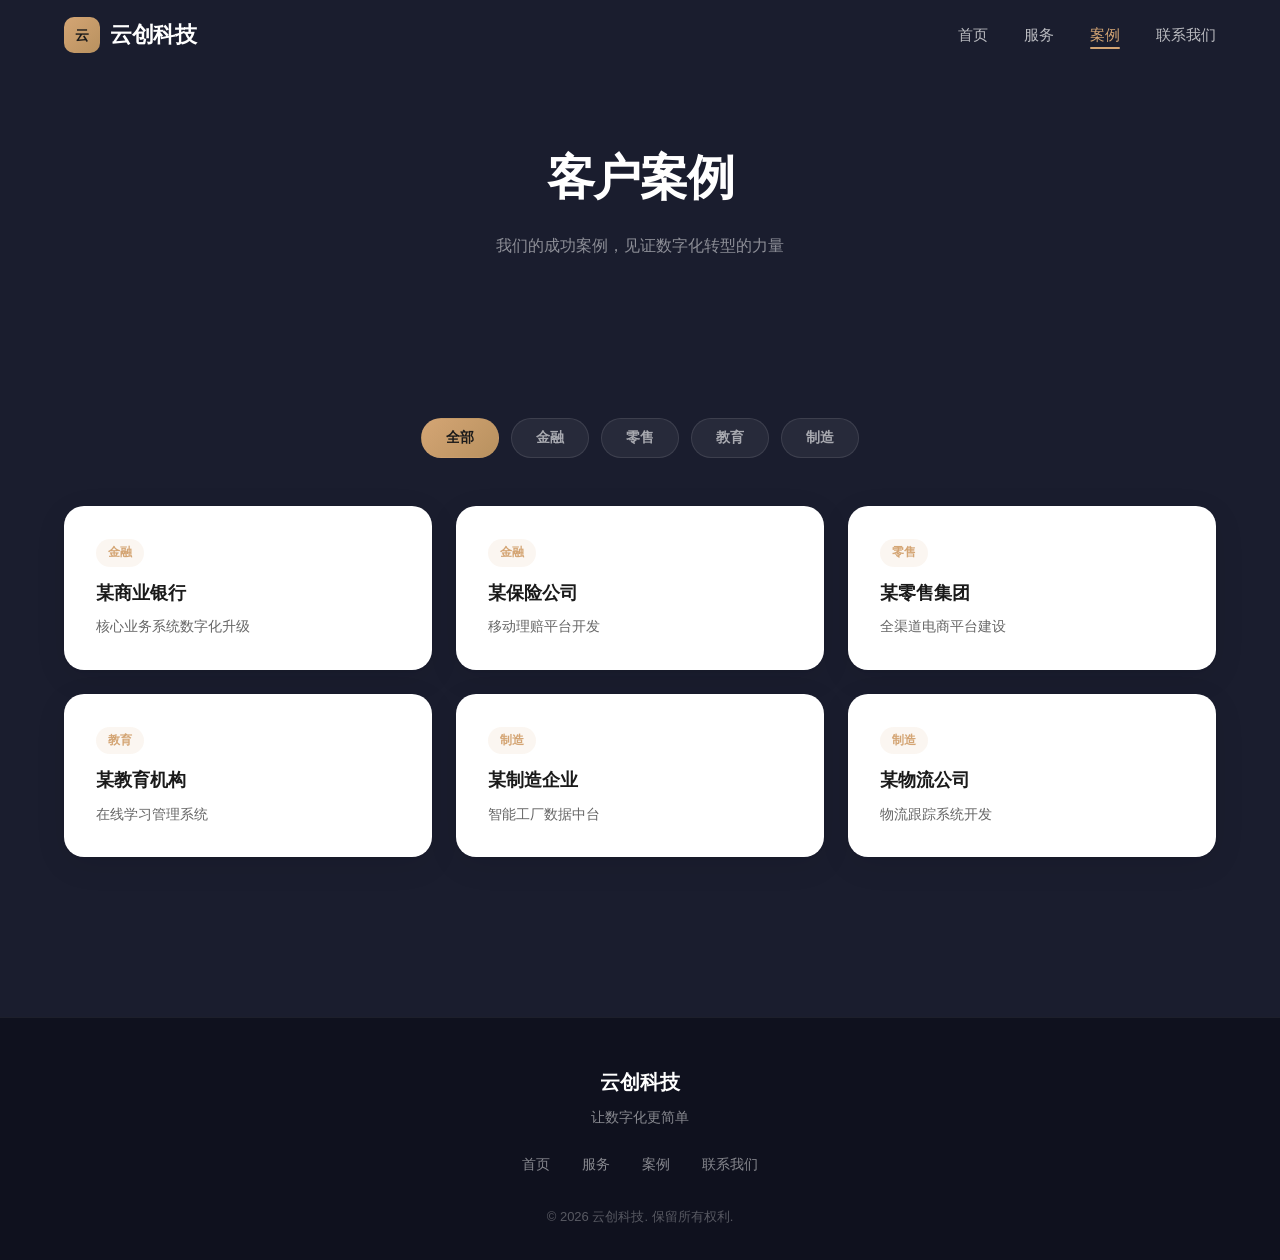
<file: src/cases.html>
<!-- ===== FILE: src/cases.html ===== -->
<!DOCTYPE html>
<html lang="zh-CN">
<head>
  <meta charset="UTF-8">
  <meta name="viewport" content="width=device-width, initial-scale=1.0">
  
  <title>客户案例 - 云创科技</title>
  <meta name="description" content="云创科技已服务银行、保险、零售、教育、制造、物流等行业客户。查看数字化转型成功案例。">
  <meta name="keywords" content="数字化转型案例,企业网站案例,移动开发案例,技术咨询案例">
  
  <meta property="og:title" content="云创科技 - 客户案例">
  <meta property="og:description" content="金融、零售、教育、制造——多行业数字化转型成功案例。">
  <meta property="og:type" content="website">
  <meta property="og:url" content="https://www.jiajiawen.xyz/cases.html">
  
  <link rel="stylesheet" href="style.css">
  <script src="script.js" defer></script>
</head>
<body>
  <!-- 1. 导航栏 -->
  <nav class="navbar">
    <div class="container">
      <a href="index.html" class="nav-logo">
        <span class="logo-icon">云</span>
        云创科技
      </a>
      <button class="nav-toggle" aria-label="菜单">
        <span></span>
        <span></span>
        <span></span>
      </button>
      <ul class="nav-links">
        <li><a href="index.html" class="nav-link">首页</a></li>
        <li><a href="services.html" class="nav-link">服务</a></li>
        <li><a href="cases.html" class="nav-link active">案例</a></li>
        <li><a href="contact.html" class="nav-link">联系我们</a></li>
      </ul>
    </div>
  </nav>

  <!-- 2. 页面标题区 -->
  <section class="page-header">
    <div class="container">
      <h1 class="page-title">客户案例</h1>
      <p class="page-subtitle">我们的成功案例，见证数字化转型的力量</p>
    </div>
  </section>

  <!-- 3. 筛选按钮区 -->
  <section class="tabs-section">
    <div class="container">
      <div class="filter-nav">
        <button class="filter-btn active" data-filter="all">全部</button>
        <button class="filter-btn" data-filter="金融">金融</button>
        <button class="filter-btn" data-filter="零售">零售</button>
        <button class="filter-btn" data-filter="教育">教育</button>
        <button class="filter-btn" data-filter="制造">制造</button>
      </div>

      <!-- 4. 案例卡片网格布局 -->
      <div class="cases-grid">
        <div class="case-card" data-category="金融" data-id="1">
          <span class="case-tag">金融</span>
          <h3>某商业银行</h3>
          <p>核心业务系统数字化升级</p>
        </div>

        <div class="case-card" data-category="金融" data-id="2">
          <span class="case-tag">金融</span>
          <h3>某保险公司</h3>
          <p>移动理赔平台开发</p>
        </div>

        <div class="case-card" data-category="零售" data-id="3">
          <span class="case-tag">零售</span>
          <h3>某零售集团</h3>
          <p>全渠道电商平台建设</p>
        </div>

        <div class="case-card" data-category="教育" data-id="4">
          <span class="case-tag">教育</span>
          <h3>某教育机构</h3>
          <p>在线学习管理系统</p>
        </div>

        <div class="case-card" data-category="制造" data-id="5">
          <span class="case-tag">制造</span>
          <h3>某制造企业</h3>
          <p>智能工厂数据中台</p>
        </div>

        <div class="case-card" data-category="制造" data-id="6">
          <span class="case-tag">制造</span>
          <h3>某物流公司</h3>
          <p>物流跟踪系统开发</p>
        </div>
      </div>
    </div>
  </section>

  <!-- 5. 案例详情弹窗 -->
  <div class="modal" id="caseModal">
    <div class="modal-overlay"></div>
    <div class="modal-content">
      <button class="modal-close">✕</button>
      <h3 id="modalTitle">客户名称</h3>
      <span class="modal-tag" id="modalTag">行业</span>
      <p class="modal-description" id="modalDescription">详细描述</p>
      <div class="tech-stack" id="modalTechStack">
        <!-- 技术栈标签将在这里动态生成 -->
      </div>
    </div>
  </div>

  <!-- 6. 页脚 -->
  <footer class="footer">
    <div class="container">
      <div class="footer-content">
        <div class="footer-logo">云创科技</div>
        <p class="footer-tagline">让数字化更简单</p>
        <div class="footer-links">
          <a href="index.html" class="footer-link">首页</a>
          <a href="services.html" class="footer-link">服务</a>
          <a href="cases.html" class="footer-link">案例</a>
          <a href="contact.html" class="footer-link">联系我们</a>
        </div>
        <p class="footer-copyright">&copy; 2026 云创科技. 保留所有权利.</p>
      </div>
    </div>
  </footer>

  <!-- ====== 增强：返回顶部按钮 ====== -->
  <button id="back-to-top" title="返回顶部" aria-label="返回顶部">↑</button>

</body>
</html>
</file>
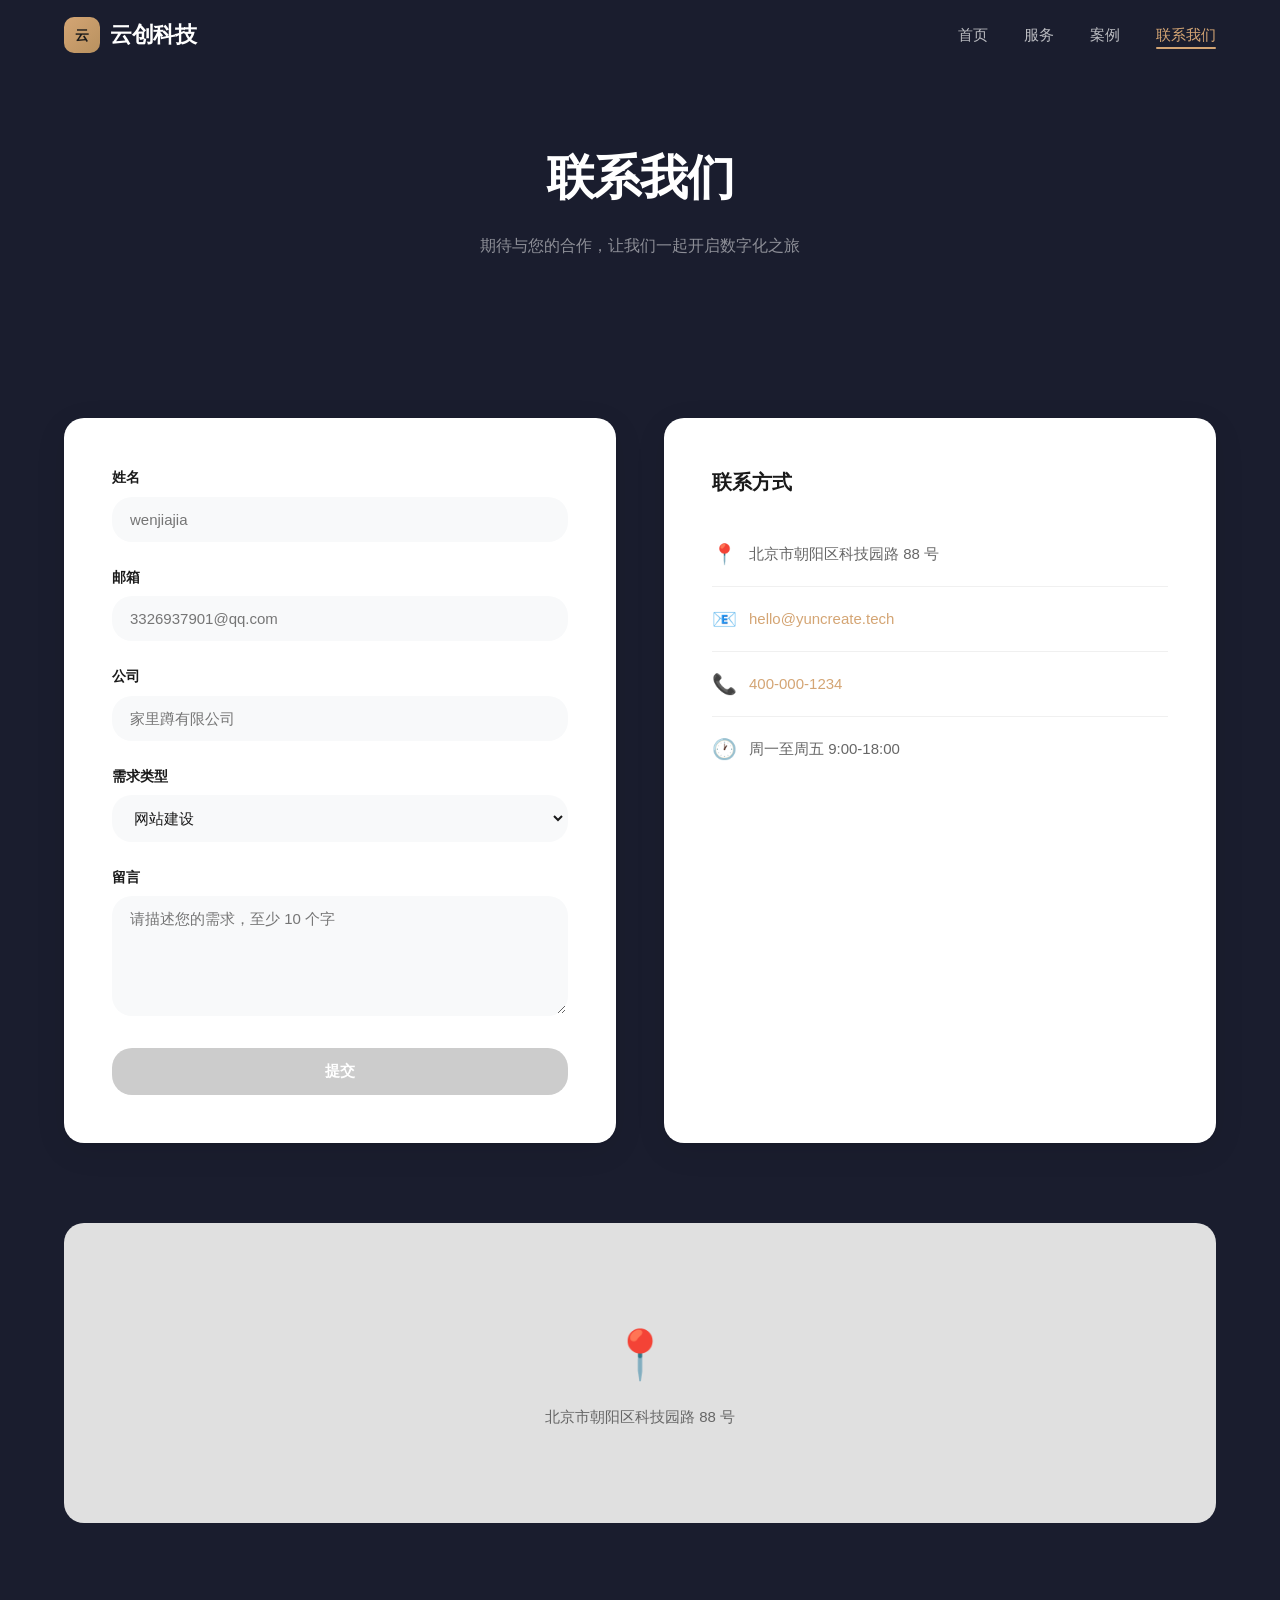
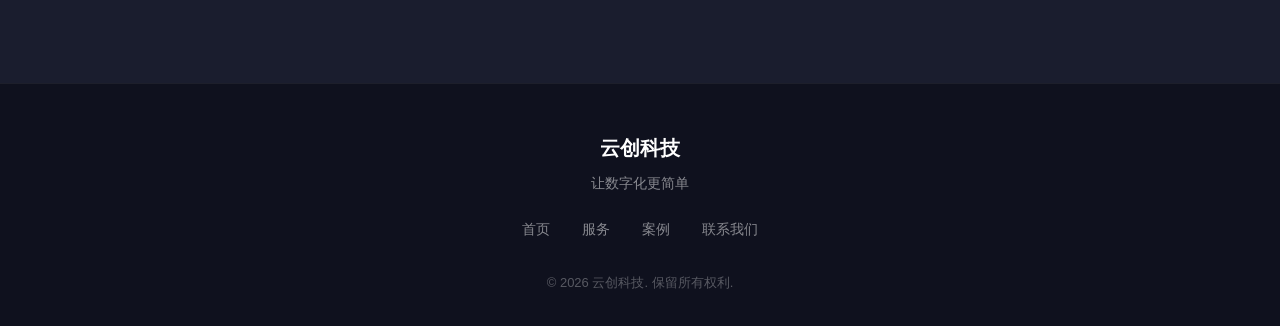
<file: src/contact.html>
<!-- ===== FILE: src/contact.html ===== -->
<!DOCTYPE html>
<html lang="zh-CN">
<head>
  <meta charset="UTF-8">
  <meta name="viewport" content="width=device-width, initial-scale=1.0">
  
  <title>联系我们 - 云创科技</title>
  <meta name="description" content="联系云创科技,获取网站建设、移动开发、技术咨询方案。电话400-000-1234,邮箱hello@yuncreate.tech。">
  <meta name="keywords" content="联系云创科技,企业网站建设咨询,技术咨询联系方式">
  
  <meta property="og:title" content="云创科技 - 联系我们">
  <meta property="og:description" content="获取专属数字化转型方案,我们将在24小时内联系您。">
  <meta property="og:type" content="website">
  <meta property="og:url" content="https://www.jiajiawen.xyz/contact.html">
  
  <link rel="stylesheet" href="style.css">
  <script src="script.js" defer></script>
</head>
<body>
  <!-- 1. 导航栏 -->
  <nav class="navbar">
    <div class="container">
      <a href="index.html" class="nav-logo">
        <span class="logo-icon">云</span>
        云创科技
      </a>
      <button class="nav-toggle" aria-label="菜单">
        <span></span>
        <span></span>
        <span></span>
      </button>
      <ul class="nav-links">
        <li><a href="index.html" class="nav-link">首页</a></li>
        <li><a href="services.html" class="nav-link">服务</a></li>
        <li><a href="cases.html" class="nav-link">案例</a></li>
        <li><a href="contact.html" class="nav-link active">联系我们</a></li>
      </ul>
    </div>
  </nav>

  <!-- 2. 页面标题区 -->
  <section class="page-header">
    <div class="container">
      <h1 class="page-title">联系我们</h1>
      <p class="page-subtitle">期待与您的合作，让我们一起开启数字化之旅</p>
    </div>
  </section>

  <!-- 3. 联系内容布局 -->
  <section class="tabs-section">
    <div class="container">
      <div class="contact-layout">
        <!-- 左栏 - 联系表单 -->
        <div class="contact-form">
          <form id="contactForm">
            <div class="form-group">
              <label for="name">姓名</label>
              <input type="text" id="name" name="name" placeholder="wenjiajia">
              <span class="error-msg">请输入姓名</span>
            </div>

            <div class="form-group">
              <label for="email">邮箱</label>
              <input type="email" id="email" name="email" placeholder="3326937901@qq.com">
              <span class="error-msg">请输入正确邮箱格式</span>
            </div>

            <div class="form-group">
              <label for="company">公司</label>
              <input type="text" id="company" name="company" placeholder="家里蹲有限公司">
            </div>

            <div class="form-group">
              <label for="serviceType">需求类型</label>
              <select id="serviceType" name="serviceType">
                <option value="网站建设">网站建设</option>
                <option value="移动开发">移动开发</option>
                <option value="技术咨询">技术咨询</option>
                <option value="其他">其他</option>
              </select>
            </div>

            <div class="form-group">
              <label for="message">留言</label>
              <textarea id="message" name="message" placeholder="请描述您的需求，至少 10 个字"></textarea>
              <span class="error-msg">请至少输入 10 个字</span>
            </div>

            <button type="submit" class="btn-submit">提交</button>
            <div class="success-message">
              ✓ 提交成功！我们将在 24 小时内联系您
            </div>
          </form>
        </div>

        <!-- 右栏 - 联系信息 -->
        <div class="contact-info">
          <h3>联系方式</h3>
          
          <div class="info-item">
            <span class="info-icon">📍</span>
            <span class="info-text">北京市朝阳区科技园路 88 号</span>
          </div>

          <div class="info-item">
            <span class="info-icon">📧</span>
            <span class="info-text">
              <a href="mailto:hello@yuncreate.tech">hello@yuncreate.tech</a>
            </span>
          </div>

          <div class="info-item">
            <span class="info-icon">📞</span>
            <span class="info-text">
              <a href="tel:400-000-1234">400-000-1234</a>
            </span>
          </div>

          <div class="info-item">
            <span class="info-icon">🕐</span>
            <span class="info-text">周一至周五 9:00-18:00</span>
          </div>
        </div>
      </div>

      <!-- 4. 地图占位区 -->
      <div class="map-placeholder">
        <div class="map-icon">📍</div>
        <div class="map-text">北京市朝阳区科技园路 88 号</div>
      </div>
    </div>
  </section>

  <!-- 5. 页脚 -->
  <footer class="footer">
    <div class="container">
      <div class="footer-content">
        <div class="footer-logo">云创科技</div>
        <p class="footer-tagline">让数字化更简单</p>
        <div class="footer-links">
          <a href="index.html" class="footer-link">首页</a>
          <a href="services.html" class="footer-link">服务</a>
          <a href="cases.html" class="footer-link">案例</a>
          <a href="contact.html" class="footer-link">联系我们</a>
        </div>
        <p class="footer-copyright">&copy; 2026 云创科技. 保留所有权利.</p>
      </div>
    </div>
  </footer>

  <!-- ====== 增强：返回顶部按钮 ====== -->
  <button id="back-to-top" title="返回顶部" aria-label="返回顶部">↑</button>

</body>
</html>
</file>
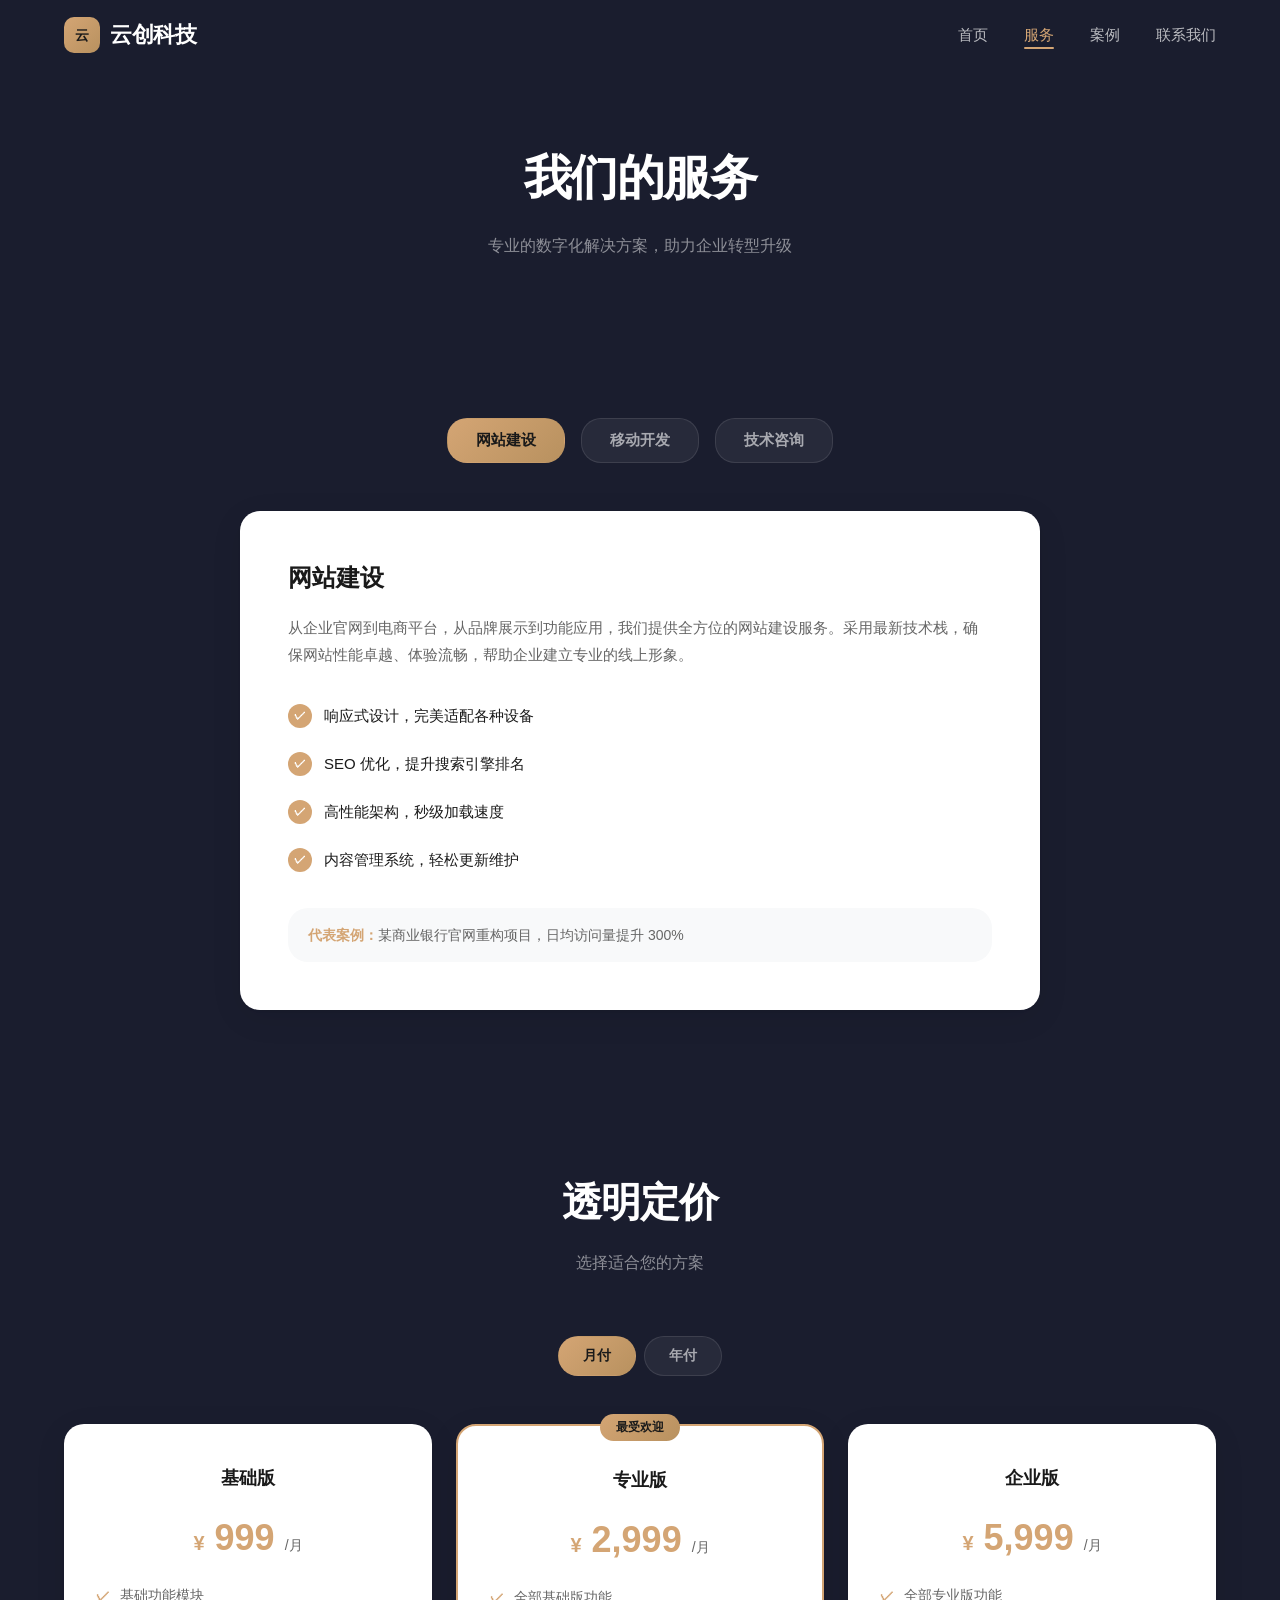
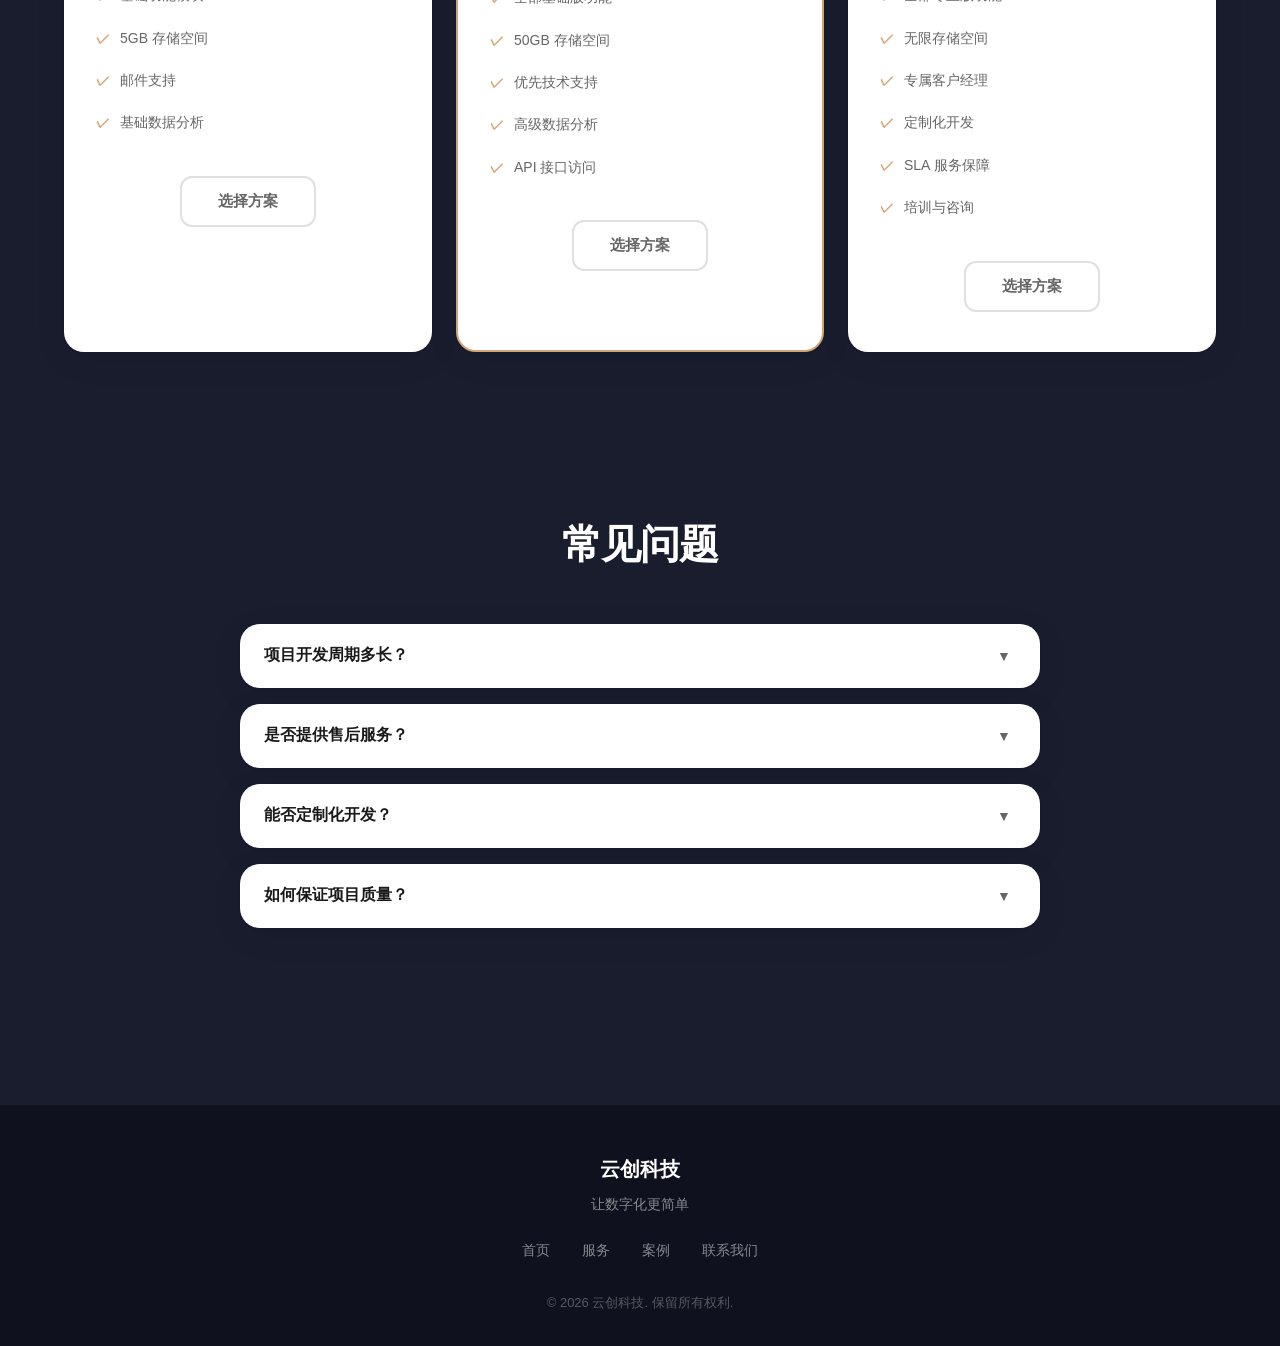
<file: src/services.html>
<!-- ===== FILE: src/services.html ===== -->
<!DOCTYPE html>
<html lang="zh-CN">
<head>
  <meta charset="UTF-8">
  <meta name="viewport" content="width=device-width, initial-scale=1.0">
  
  <title>服务与产品 - 云创科技</title>
  <meta name="description" content="网站建设、移动开发、技术咨询三大核心服务。基础版¥999/月起，专业团队交付。">
  <meta name="keywords" content="网站建设价格,移动开发服务,技术咨询,企业数字化转型">
  
  <meta property="og:title" content="云创科技 - 服务与产品">
  <meta property="og:description" content="网站建设、移动开发、技术咨询，三大核心服务助力企业数字化。">
  <meta property="og:type" content="website">
  <meta property="og:url" content="https://www.jiajiawen.xyz/services.html">
  
  <link rel="stylesheet" href="style.css">
  <script src="script.js" defer></script>
</head>
<body>
  <!-- 1. 导航栏（与 index.html 相同，但服务页高亮） -->
  <nav class="navbar">
    <div class="container">
      <a href="index.html" class="nav-logo">
        <span class="logo-icon">云</span>
        云创科技
      </a>
      <button class="nav-toggle" aria-label="菜单">
        <span></span>
        <span></span>
        <span></span>
      </button>
      <ul class="nav-links">
        <li><a href="index.html" class="nav-link">首页</a></li>
        <li><a href="services.html" class="nav-link active">服务</a></li>
        <li><a href="cases.html" class="nav-link">案例</a></li>
        <li><a href="contact.html" class="nav-link">联系我们</a></li>
      </ul>
    </div>
  </nav>

  <!-- 2. 页面标题区 -->
  <section class="page-header">
    <div class="container">
      <h1 class="page-title">我们的服务</h1>
      <p class="page-subtitle">专业的数字化解决方案，助力企业转型升级</p>
    </div>
  </section>

  <!-- 3. Tab 切换区 -->
  <section class="tabs-section">
    <div class="container">
      <div class="tabs-nav">
        <button class="tab-btn active" data-tab="website">网站建设</button>
        <button class="tab-btn" data-tab="mobile">移动开发</button>
        <button class="tab-btn" data-tab="consulting">技术咨询</button>
      </div>

      <!-- 4. Tab 内容区 -->
      <div class="tab-content active" id="website">
        <div class="tab-panel">
          <h3>网站建设</h3>
          <p class="description">
            从企业官网到电商平台，从品牌展示到功能应用，我们提供全方位的网站建设服务。采用最新技术栈，确保网站性能卓越、体验流畅，帮助企业建立专业的线上形象。
          </p>
          <ul class="features-list">
            <li><span class="check">✓</span>响应式设计，完美适配各种设备</li>
            <li><span class="check">✓</span>SEO 优化，提升搜索引擎排名</li>
            <li><span class="check">✓</span>高性能架构，秒级加载速度</li>
            <li><span class="check">✓</span>内容管理系统，轻松更新维护</li>
          </ul>
          <div class="case-highlight">
            <strong>代表案例：</strong>某商业银行官网重构项目，日均访问量提升 300%
          </div>
        </div>
      </div>

      <div class="tab-content" id="mobile">
        <div class="tab-panel">
          <h3>移动开发</h3>
          <p class="description">
            iOS、Android 原生应用及跨平台解决方案，让您的业务触达每一位移动用户。我们注重用户体验，打造流畅、稳定的移动应用，帮助企业拓展移动业务版图。
          </p>
          <ul class="features-list">
            <li><span class="check">✓</span>原生性能，流畅用户体验</li>
            <li><span class="check">✓</span>跨平台开发，降低开发成本</li>
            <li><span class="check">✓</span>离线支持，无网络也能使用</li>
            <li><span class="check">✓</span>推送通知，精准触达用户</li>
          </ul>
          <div class="case-highlight">
            <strong>代表案例：</strong>某零售集团会员 APP，月活用户突破 50 万
          </div>
        </div>
      </div>

      <div class="tab-content" id="consulting">
        <div class="tab-panel">
          <h3>技术咨询</h3>
          <p class="description">
            资深技术团队提供架构设计、技术选型、性能优化等全方位咨询服务。帮助企业解决技术难题，规划技术路线，确保项目成功落地，实现业务目标。
          </p>
          <ul class="features-list">
            <li><span class="check">✓</span>架构设计，确保系统可扩展性</li>
            <li><span class="check">✓</span>技术选型，选择最适合的方案</li>
            <li><span class="check">✓</span>性能优化，提升系统响应速度</li>
            <li><span class="check">✓</span>安全评估，保障数据安全</li>
          </ul>
          <div class="case-highlight">
            <strong>代表案例：</strong>某制造企业数字化转型咨询，年度成本降低 40%
          </div>
        </div>
      </div>
    </div>
  </section>

  <!-- 5. 价格表 -->
  <section class="pricing-section">
    <div class="container">
      <div class="section-header">
        <h2 class="section-title">透明定价</h2>
        <p class="section-subtitle">选择适合您的方案</p>
      </div>

      <div class="pricing-toggle">
        <button class="toggle-btn active" data-period="monthly">月付</button>
        <button class="toggle-btn" data-period="yearly">年付</button>
      </div>

      <div class="pricing-grid">
        <!-- 基础版 -->
        <div class="pricing-card">
          <h3 class="pricing-name">基础版</h3>
          <div class="pricing-price">
            <span class="currency">¥</span>
            <span class="amount" data-monthly="999" data-yearly="9990">999</span>
            <span class="period">/月</span>
          </div>
          <div class="pricing-save">省 2 个月</div>
          <ul class="pricing-features">
            <li>基础功能模块</li>
            <li>5GB 存储空间</li>
            <li>邮件支持</li>
            <li>基础数据分析</li>
          </ul>
          <button class="btn btn-secondary">选择方案</button>
        </div>

        <!-- 专业版 -->
        <div class="pricing-card featured">
          <div class="pricing-badge">最受欢迎</div>
          <h3 class="pricing-name">专业版</h3>
          <div class="pricing-price">
            <span class="currency">¥</span>
            <span class="amount" data-monthly="2999" data-yearly="29990">2,999</span>
            <span class="period">/月</span>
          </div>
          <div class="pricing-save">省 2 个月</div>
          <ul class="pricing-features">
            <li>全部基础版功能</li>
            <li>50GB 存储空间</li>
            <li>优先技术支持</li>
            <li>高级数据分析</li>
            <li>API 接口访问</li>
          </ul>
          <button class="btn btn-secondary">选择方案</button>
        </div>

        <!-- 企业版 -->
        <div class="pricing-card">
          <h3 class="pricing-name">企业版</h3>
          <div class="pricing-price">
            <span class="currency">¥</span>
            <span class="amount" data-monthly="5999" data-yearly="59990">5,999</span>
            <span class="period">/月</span>
          </div>
          <div class="pricing-save">省 2 个月</div>
          <ul class="pricing-features">
            <li>全部专业版功能</li>
            <li>无限存储空间</li>
            <li>专属客户经理</li>
            <li>定制化开发</li>
            <li>SLA 服务保障</li>
            <li>培训与咨询</li>
          </ul>
          <button class="btn btn-secondary">选择方案</button>
        </div>
      </div>
    </div>
  </section>

  <!-- 6. FAQ 区 -->
  <section class="faq-section">
    <div class="container">
      <h2 class="section-title">常见问题</h2>
      <div class="faq-list">
        <div class="faq-item">
          <button class="faq-question">
            <span>项目开发周期多长？</span>
            <span class="faq-icon">▼</span>
          </button>
          <div class="faq-answer">
            <p>项目开发周期根据需求复杂度而定。一般网站建设项目的开发周期为 4-8 周，移动应用开发为 8-16 周。我们会在项目启动前提供详细的时间规划。</p>
          </div>
        </div>

        <div class="faq-item">
          <button class="faq-question">
            <span>是否提供售后服务？</span>
            <span class="faq-icon">▼</span>
          </button>
          <div class="faq-answer">
            <p>是的，我们提供完善的售后服务。项目交付后享有 3 个月免费维护期，期间提供 Bug 修复、小功能调整等服务。之后可选择购买年度维护套餐。</p>
          </div>
        </div>

        <div class="faq-item">
          <button class="faq-question">
            <span>能否定制化开发？</span>
            <span class="faq-icon">▼</span>
          </button>
          <div class="faq-answer">
            <p>当然可以。我们提供完全定制化的开发服务，根据您的具体需求进行设计和开发。从功能模块到界面设计，都可以按照您的要求量身打造。</p>
          </div>
        </div>

        <div class="faq-item">
          <button class="faq-question">
            <span>如何保证项目质量？</span>
            <span class="faq-icon">▼</span>
          </button>
          <div class="faq-answer">
            <p>我们采用敏捷开发流程，每个阶段都有严格的质量控制。包括代码审查、自动化测试、性能测试等环节。项目交付前会进行全面的验收测试，确保达到预期标准。</p>
          </div>
        </div>
      </div>
    </div>
  </section>

  <!-- 7. 页脚（与 index.html 完全相同） -->
  <footer class="footer">
    <div class="container">
      <div class="footer-content">
        <div class="footer-logo">云创科技</div>
        <p class="footer-tagline">让数字化更简单</p>
        <div class="footer-links">
          <a href="index.html" class="footer-link">首页</a>
          <a href="services.html" class="footer-link">服务</a>
          <a href="cases.html" class="footer-link">案例</a>
          <a href="contact.html" class="footer-link">联系我们</a>
        </div>
        <p class="footer-copyright">&copy; 2026 云创科技. 保留所有权利.</p>
      </div>
    </div>
  </footer>

  <!-- ====== 增强：返回顶部按钮 ====== -->
  <button id="back-to-top" title="返回顶部" aria-label="返回顶部">↑</button>

</body>
</html>
</file>
<file: src/style.css>
/* ===== FILE: src/style.css ===== */
/* 全局样式 - 从设计稿提取暗色+金色视觉风格 */

/* ============================================================
   1. CSS 变量（:root）- 从设计稿提取
   ============================================================ */
:root {
  --primary: #d4a574;          /* 主色 - 设计稿金色强调色 oklch(72% 0.16 85) */
  --primary-hover: #b8915f;    /* 主色 hover 态 - 比主色深约 10% */
  --bg: #1a1d2e;               /* 页面背景色 - 设计稿深色背景 oklch(12% 0.02 250) */
  --card-bg: #ffffff;          /* 卡片背景色 - 设计稿白色卡片 */
  --text: #1a1a1a;             /* 文字主色 - 卡片内深色文字 */
  --text-secondary: #666666;   /* 文字辅色 */
  --text-light: #ffffff;       /* 浅色文字（深色背景上） */
  --text-muted: #b0b0b0;       /* 弱化文字 */
  --border: #e0e0e0;           /* 边框色 */
  --radius: 20px;              /* 统一圆角 - 设计稿 --radius-md: 20px */
  --shadow: 0 1px 3px rgba(0,0,0,0.04), 0 8px 32px rgba(0,0,0,0.08);
  --shadow-hover: 0 4px 12px rgba(0,0,0,0.06), 0 20px 56px rgba(0,0,0,0.12);
  --font-family: 'PingFang SC', 'Hiragino Sans GB', 'Microsoft YaHei', -apple-system, BlinkMacSystemFont, 'Segoe UI', sans-serif;
}

/* ============================================================
   2. 全局 reset
   ============================================================ */
*, *::before, *::after {
  box-sizing: border-box;
  margin: 0;
  padding: 0;
}

/* ====== 增强：键盘焦点可见 ====== */
:focus-visible {
  outline: 2px solid var(--primary);
  outline-offset: 2px;
}

:focus:not(:focus-visible) {
  outline: none;
}

html {
  scroll-behavior: smooth;
  -webkit-font-smoothing: antialiased;
  -moz-osx-font-smoothing: grayscale;
}

body {
  font-family: var(--font-family);
  color: var(--text);
  background: var(--bg);
  line-height: 1.6;
  overflow-x: hidden;
}

a {
  color: inherit;
  text-decoration: none;
}

ul, ol {
  list-style: none;
}

img {
  max-width: 100%;
  height: auto;
  display: block;
}

button {
  font-family: inherit;
  cursor: pointer;
  border: none;
  background: none;
}

.container {
  max-width: 1200px;
  margin: 0 auto;
  padding: 0 24px;
}

/* ============================================================
   3. 导航栏样式 - 桌面端：logo左 + 导航链接右
   ============================================================ */
.navbar {
  position: fixed;
  top: 0;
  left: 0;
  right: 0;
  height: 70px;
  z-index: 1000;
  padding: 0 24px;
  transition: background 0.35s, box-shadow 0.35s;
}

.navbar.scrolled {
  background: rgba(26, 29, 46, 0.92);
  backdrop-filter: blur(20px);
  -webkit-backdrop-filter: blur(20px);
  box-shadow: 0 1px 0 rgba(255, 255, 255, 0.06);
}

.navbar .container {
  height: 100%;
  display: flex;
  align-items: center;
  justify-content: space-between;
}

/* logo 左 */
.nav-logo {
  font-size: 22px;
  font-weight: 700;
  color: #ffffff;
  letter-spacing: -0.02em;
  display: flex;
  align-items: center;
  gap: 10px;
}

.nav-logo .logo-icon {
  width: 36px;
  height: 36px;
  border-radius: 10px;
  background: linear-gradient(135deg, #d4a574, #b8915f);
  display: flex;
  align-items: center;
  justify-content: center;
  font-size: 14px;
  color: #1a1a1a;
  font-weight: 900;
}

/* 导航链接右 - 横排间距均匀 */
.nav-links {
  display: flex;
  gap: 36px;
  align-items: center;
}

.nav-link {
  font-size: 15px;
  font-weight: 500;
  color: rgba(255, 255, 255, 0.7);
  transition: color 0.2s ease;
  position: relative;
}

.nav-link:hover {
  color: #ffffff;
}

/* 当前页高亮样式 */
.nav-link.active {
  color: var(--primary);
}

.nav-link.active::after {
  content: '';
  position: absolute;
  bottom: -6px;
  left: 0;
  right: 0;
  height: 2px;
  background: var(--primary);
  border-radius: 1px;
}

/* 汉堡菜单按钮 - 移动端 */
.nav-toggle {
  display: none;
  flex-direction: column;
  align-items: center;
  justify-content: center;
  gap: 5px;
  width: 44px;
  height: 44px;
  padding: 0;
  cursor: pointer;
  position: relative;
  z-index: 1001;
  background: transparent;
  border: none;
  outline: none;
  -webkit-tap-highlight-color: transparent;
  -webkit-appearance: none;
  appearance: none;
}

.nav-toggle span {
  display: block;
  width: 24px;
  height: 2px;
  background: #ffffff;
  border-radius: 1px;
  transition: transform 0.3s ease, opacity 0.3s ease;
}

.nav-toggle.active span:nth-child(1) {
  transform: translateY(7px) rotate(45deg);
}

.nav-toggle.active span:nth-child(2) {
  opacity: 0;
}

.nav-toggle.active span:nth-child(3) {
  transform: translateY(-7px) rotate(-45deg);
}

/* ============================================================
   4. 页脚样式 - 居中，版权信息，背景略深于页面背景
   ============================================================ */
.footer {
  background: #12142200;
  background: rgba(15, 17, 30, 0.95);
  padding: 48px 0 32px;
  margin-top: 80px;
  border-top: 1px solid rgba(255, 255, 255, 0.06);
}

.footer-content {
  text-align: center;
}

.footer-logo {
  font-size: 20px;
  font-weight: 700;
  color: #ffffff;
  margin-bottom: 8px;
}

.footer-tagline {
  font-size: 14px;
  color: rgba(255, 255, 255, 0.5);
  margin-bottom: 24px;
}

.footer-links {
  display: flex;
  justify-content: center;
  gap: 32px;
  margin-bottom: 32px;
}

.footer-link {
  font-size: 14px;
  color: rgba(255, 255, 255, 0.5);
  transition: color 0.2s ease;
}

.footer-link:hover {
  color: var(--primary);
}

.footer-copyright {
  font-size: 13px;
  color: rgba(255, 255, 255, 0.3);
}

/* ============================================================
   5. 按钮样式
   ============================================================ */
.btn {
  display: inline-flex;
  align-items: center;
  justify-content: center;
  padding: 14px 36px;
  font-size: 15px;
  font-weight: 600;
  border-radius: var(--radius-sm, 12px);
  transition: all 0.3s ease;
  cursor: pointer;
  border: 2px solid transparent;
}

/* .btn-primary：主按钮（主色背景 + 白色文字 + 圆角 + hover 态） */
.btn-primary {
  background: linear-gradient(135deg, #d4a574, #b8915f);
  color: #1a1a1a;
  border-color: transparent;
}

.btn-primary:hover {
  transform: translateY(-2px);
  box-shadow: 0 12px 40px rgba(212, 165, 116, 0.35);
  opacity: 0.92;
}

/* .btn-secondary：次按钮（透明背景 + 主色边框 + hover 态） */
.btn-secondary {
  background: transparent;
  color: var(--primary);
  border-color: var(--primary);
}

.btn-secondary:hover {
  background: var(--primary);
  color: #1a1a1a;
  transform: translateY(-2px);
}

/* ============================================================
   6. 卡片样式
   ============================================================ */
.card {
  background: var(--card-bg);
  border-radius: var(--radius);
  padding: 32px;
  box-shadow: var(--shadow);
  transition: transform 0.3s ease, box-shadow 0.3s ease;
}

/* .card:hover：上浮 8px + 阴影加深，transition 0.3s */
.card:hover {
  transform: translateY(-8px);
  box-shadow: var(--shadow-hover);
}

/* ============================================================
   Hero 区样式
   ============================================================ */
.hero {
  min-height: 100vh;
  display: flex;
  align-items: center;
  justify-content: center;
  text-align: center;
  padding: 120px 24px 80px;
  position: relative;
  overflow: hidden;
}

.hero::before {
  content: '';
  position: absolute;
  inset: 0;
  background:
    radial-gradient(ellipse at 30% 40%, rgba(212, 165, 116, 0.08) 0%, transparent 60%),
    radial-gradient(ellipse at 70% 60%, rgba(100, 140, 220, 0.06) 0%, transparent 60%);
  z-index: 0;
}

.hero-content {
  position: relative;
  z-index: 1;
  max-width: 800px;
}

.hero-title {
  font-size: clamp(36px, 6vw, 64px);
  font-weight: 800;
  letter-spacing: -0.03em;
  line-height: 1.2;
  margin-bottom: 20px;
  color: #ffffff;
}

.hero-title .highlight {
  background: linear-gradient(135deg, #d4a574, #c4935a, #ddb87e);
  -webkit-background-clip: text;
  -webkit-text-fill-color: transparent;
  background-clip: text;
}

.hero-subtitle {
  font-size: clamp(16px, 2vw, 20px);
  color: rgba(255, 255, 255, 0.6);
  margin-bottom: 40px;
  line-height: 1.7;
}

/* ============================================================
   统计数字区样式
   ============================================================ */
.stats {
  padding: 80px 0;
}

.stats .section-card {
  background: var(--card-bg);
  border-radius: var(--radius);
  padding: 60px 48px;
  box-shadow: var(--shadow);
}

.stats-grid {
  display: grid;
  grid-template-columns: repeat(3, 1fr);
  gap: 32px;
}

.stat-item {
  text-align: center;
  padding: 32px 16px;
  background: #f8f9fa;
  border-radius: var(--radius);
  transition: transform 0.3s ease, box-shadow 0.3s ease;
}

.stat-item:hover {
  transform: translateY(-4px);
  box-shadow: var(--shadow-hover);
}

.stat-number {
  font-size: clamp(36px, 5vw, 56px);
  font-weight: 800;
  background: linear-gradient(135deg, #d4a574, #b8915f);
  -webkit-background-clip: text;
  -webkit-text-fill-color: transparent;
  background-clip: text;
  line-height: 1;
  margin-bottom: 8px;
}

.stat-label {
  font-size: 15px;
  color: var(--text-secondary);
  font-weight: 500;
}

/* ============================================================
   服务卡片区样式
   ============================================================ */
.services {
  padding: 80px 0;
}

.section-header {
  text-align: center;
  margin-bottom: 60px;
}

.section-title {
  font-size: clamp(28px, 4vw, 40px);
  font-weight: 700;
  letter-spacing: -0.02em;
  margin-bottom: 16px;
  color: #ffffff;
}

.section-subtitle {
  font-size: 16px;
  color: rgba(255, 255, 255, 0.5);
}

.services-grid {
  display: grid;
  grid-template-columns: repeat(3, 1fr);
  gap: 24px;
}

.service-card {
  text-align: center;
  padding: 48px 28px;
}

.service-icon {
  font-size: 48px;
  margin-bottom: 24px;
}

.service-card h3 {
  font-size: 20px;
  font-weight: 700;
  margin-bottom: 12px;
  color: var(--text);
}

.service-card p {
  font-size: 14px;
  color: var(--text-secondary);
  line-height: 1.7;
}

/* ============================================================
   客户 Logo 轮播区样式
   ============================================================ */
.clients {
  padding: 80px 0;
  overflow: hidden;
}

.clients-viewport {
  overflow: hidden;
  width: 100%;
}

.clients-track {
  display: flex;
  gap: 40px;
  animation: scrollCarousel 25s linear infinite;
  width: max-content;
}

/* 鼠标悬浮暂停 */
.clients-track:hover {
  animation-play-state: paused;
}

.client-item {
  flex-shrink: 0;
  display: flex;
  align-items: center;
  justify-content: center;
  width: 200px;
  height: 80px;
  background: rgba(255, 255, 255, 0.06);
  border: 1px solid rgba(255, 255, 255, 0.1);
  border-radius: var(--radius);
  padding: 20px;
  font-size: 14px;
  font-weight: 600;
  color: rgba(255, 255, 255, 0.6);
  transition: all 0.3s ease;
}

.client-item:hover {
  background: rgba(255, 255, 255, 0.1);
  border-color: rgba(212, 165, 116, 0.3);
}

/* 无限循环无缝滚动 */
@keyframes scrollCarousel {
  0% {
    transform: translateX(0);
  }
  100% {
    transform: translateX(-50%);
  }
}

/* ============================================================
   页面标题区（服务页等内页共用）
   ============================================================ */
.page-header {
  padding: 140px 0 80px;
  text-align: center;
}

.page-title {
  font-size: clamp(32px, 5vw, 48px);
  font-weight: 800;
  letter-spacing: -0.03em;
  margin-bottom: 16px;
  color: #ffffff;
}

.page-subtitle {
  font-size: 16px;
  color: rgba(255, 255, 255, 0.5);
}

/* ============================================================
   Tab 切换区样式（服务页）
   ============================================================ */
.tabs-section {
  padding: 80px 0;
}

.tabs-nav {
  display: flex;
  justify-content: center;
  gap: 16px;
  margin-bottom: 48px;
}

.tab-btn {
  padding: 12px 28px;
  font-size: 15px;
  font-weight: 600;
  color: rgba(255, 255, 255, 0.6);
  background: rgba(255, 255, 255, 0.06);
  border: 1px solid rgba(255, 255, 255, 0.1);
  border-radius: var(--radius);
  transition: all 0.3s ease;
}

.tab-btn:hover {
  color: #ffffff;
  background: rgba(255, 255, 255, 0.1);
}

.tab-btn.active {
  background: linear-gradient(135deg, #d4a574, #b8915f);
  color: #1a1a1a;
  border-color: transparent;
}

.tab-content {
  display: none;
  animation: fadeIn 0.3s ease;
}

.tab-content.active {
  display: block;
}

@keyframes fadeIn {
  from { opacity: 0; transform: translateY(10px); }
  to { opacity: 1; transform: translateY(0); }
}

.tab-panel {
  max-width: 800px;
  margin: 0 auto;
  background: var(--card-bg);
  border-radius: var(--radius);
  padding: 48px;
  box-shadow: var(--shadow);
}

.tab-panel h3 {
  font-size: 24px;
  font-weight: 700;
  margin-bottom: 16px;
  color: var(--text);
}

.tab-panel .description {
  font-size: 15px;
  color: var(--text-secondary);
  line-height: 1.8;
  margin-bottom: 24px;
}

.features-list {
  margin-bottom: 24px;
}

.features-list li {
  display: flex;
  align-items: center;
  gap: 12px;
  padding: 12px 0;
  font-size: 15px;
  color: var(--text);
}

.features-list li .check {
  display: flex;
  align-items: center;
  justify-content: center;
  width: 24px;
  height: 24px;
  background: var(--primary);
  color: #ffffff;
  border-radius: 50%;
  font-size: 12px;
  font-weight: 700;
  flex-shrink: 0;
}

.case-highlight {
  padding: 16px 20px;
  background: #f8f9fa;
  border-radius: var(--radius);
  font-size: 14px;
  color: var(--text-secondary);
}

.case-highlight strong {
  color: var(--primary);
}

/* ============================================================
   价格表样式（服务页）
   ============================================================ */
.pricing-section {
  padding: 80px 0;
}

.pricing-toggle {
  display: flex;
  justify-content: center;
  gap: 8px;
  margin-bottom: 48px;
}

.toggle-btn {
  padding: 10px 24px;
  font-size: 14px;
  font-weight: 600;
  color: rgba(255, 255, 255, 0.6);
  background: rgba(255, 255, 255, 0.06);
  border: 1px solid rgba(255, 255, 255, 0.1);
  border-radius: var(--radius);
  transition: all 0.3s ease;
}

.toggle-btn.active {
  background: linear-gradient(135deg, #d4a574, #b8915f);
  color: #1a1a1a;
  border-color: transparent;
}

.pricing-grid {
  display: grid;
  grid-template-columns: repeat(3, 1fr);
  gap: 24px;
}

.pricing-card {
  background: var(--card-bg);
  border-radius: var(--radius);
  padding: 40px 32px;
  box-shadow: var(--shadow);
  text-align: center;
  position: relative;
  transition: transform 0.3s ease, box-shadow 0.3s ease;
}

.pricing-card:hover {
  transform: translateY(-8px);
  box-shadow: var(--shadow-hover);
}

.pricing-card.featured {
  border: 2px solid var(--primary);
}

.pricing-badge {
  position: absolute;
  top: -12px;
  left: 50%;
  transform: translateX(-50%);
  padding: 4px 16px;
  background: linear-gradient(135deg, #d4a574, #b8915f);
  color: #1a1a1a;
  font-size: 12px;
  font-weight: 600;
  border-radius: 20px;
  white-space: nowrap;
}

.pricing-name {
  font-size: 18px;
  font-weight: 700;
  margin-bottom: 16px;
  color: var(--text);
}

.pricing-price {
  font-size: 36px;
  font-weight: 800;
  color: var(--primary);
  margin-bottom: 8px;
}

.pricing-price .currency {
  font-size: 20px;
  font-weight: 600;
}

.pricing-price .period {
  font-size: 14px;
  font-weight: 500;
  color: var(--text-secondary);
}

.pricing-save {
  display: none;
  padding: 4px 12px;
  background: #e8f5e9;
  color: #2e7d32;
  font-size: 12px;
  font-weight: 600;
  border-radius: 20px;
  margin: 8px auto 16px;
}

.pricing-save.show {
  display: inline-block;
}

.pricing-features {
  text-align: left;
  margin-bottom: 32px;
}

.pricing-features li {
  padding: 10px 0;
  font-size: 14px;
  color: var(--text-secondary);
  display: flex;
  align-items: center;
  gap: 10px;
}

.pricing-features li::before {
  content: '✓';
  color: var(--primary);
  font-weight: 700;
  flex-shrink: 0;
}

/* 价格方案选择按钮 - 未选中状态使用中性色 */
.pricing-card .btn {
  background: transparent;
  color: var(--text-secondary);
  border-color: var(--border);
}

.pricing-card .btn:hover {
  color: var(--primary);
  border-color: var(--primary);
}

/* 选中状态使用金色 */
.pricing-card .btn.btn-primary {
  background: linear-gradient(135deg, #d4a574, #b8915f);
  color: #1a1a1a;
  border-color: transparent;
}

.pricing-card .btn.btn-primary:hover {
  transform: translateY(-2px);
  box-shadow: 0 12px 40px rgba(212, 165, 116, 0.35);
  opacity: 0.92;
}

/* ============================================================
   FAQ 手风琴样式（服务页）
   ============================================================ */
.faq-section {
  padding: 80px 0;
}

.faq-section .section-title {
  text-align: center;
  margin-bottom: 48px;
}

.faq-list {
  max-width: 800px;
  margin: 0 auto;
}

.faq-item {
  background: var(--card-bg);
  border-radius: var(--radius);
  margin-bottom: 16px;
  box-shadow: var(--shadow);
  overflow: hidden;
}

.faq-question {
  width: 100%;
  padding: 20px 24px;
  display: flex;
  justify-content: space-between;
  align-items: center;
  font-size: 16px;
  font-weight: 600;
  color: var(--text);
  text-align: left;
  transition: background 0.3s ease;
}

.faq-question:hover {
  background: #f8f9fa;
}

.faq-icon {
  width: 24px;
  height: 24px;
  display: flex;
  align-items: center;
  justify-content: center;
  font-size: 14px;
  color: var(--text-secondary);
  transition: transform 0.3s ease;
}

.faq-item.active .faq-icon {
  transform: rotate(180deg);
}

.faq-answer {
  max-height: 0;
  overflow: hidden;
  transition: max-height 0.3s ease, padding 0.3s ease;
}

.faq-item.active .faq-answer {
  max-height: 200px;
  padding: 0 24px 20px;
}

.faq-answer p {
  font-size: 14px;
  color: var(--text-secondary);
  line-height: 1.7;
}

/* ============================================================
   案例页样式
   ============================================================ */
.cases-grid {
  display: grid;
  grid-template-columns: repeat(3, 1fr);
  gap: 24px;
  margin-top: 48px;
}

.filter-nav {
  display: flex;
  justify-content: center;
  gap: 12px;
  margin-bottom: 48px;
  flex-wrap: wrap;
}

.filter-btn {
  padding: 10px 24px;
  font-size: 14px;
  font-weight: 600;
  color: rgba(255, 255, 255, 0.6);
  background: rgba(255, 255, 255, 0.06);
  border: 1px solid rgba(255, 255, 255, 0.1);
  border-radius: var(--radius);
  transition: all 0.3s ease;
}

.filter-btn:hover {
  color: #ffffff;
  background: rgba(255, 255, 255, 0.1);
}

.filter-btn.active {
  background: linear-gradient(135deg, #d4a574, #b8915f);
  color: #1a1a1a;
  border-color: transparent;
}

.case-card {
  background: var(--card-bg);
  border-radius: var(--radius);
  padding: 32px;
  box-shadow: var(--shadow);
  cursor: pointer;
  transition: transform 0.3s ease, box-shadow 0.3s ease;
}

.case-card:hover {
  transform: translateY(-8px);
  box-shadow: var(--shadow-hover);
}

.case-tag {
  display: inline-block;
  padding: 4px 12px;
  background: rgba(212, 165, 116, 0.1);
  color: var(--primary);
  font-size: 12px;
  font-weight: 600;
  border-radius: 20px;
  margin-bottom: 12px;
}

.case-card h3 {
  font-size: 18px;
  font-weight: 700;
  margin-bottom: 8px;
  color: var(--text);
}

.case-card p {
  font-size: 14px;
  color: var(--text-secondary);
  line-height: 1.6;
}

/* 案例详情弹窗 */
.modal {
  display: none;
  position: fixed;
  top: 0;
  left: 0;
  right: 0;
  bottom: 0;
  z-index: 2000;
  align-items: center;
  justify-content: center;
}

.modal.active {
  display: flex;
}

.modal-overlay {
  position: absolute;
  inset: 0;
  background: rgba(0, 0, 0, 0.5);
  animation: fadeIn 0.3s ease;
}

.modal-content {
  position: relative;
  background: var(--card-bg);
  border-radius: var(--radius);
  padding: 48px;
  max-width: 600px;
  width: 90%;
  max-height: 80vh;
  overflow-y: auto;
  box-shadow: var(--shadow-hover);
  animation: modalIn 0.3s ease;
  z-index: 1;
}

@keyframes modalIn {
  from {
    opacity: 0;
    transform: scale(0.95);
  }
  to {
    opacity: 1;
    transform: scale(1);
  }
}

.modal-close {
  position: absolute;
  top: 20px;
  right: 20px;
  width: 32px;
  height: 32px;
  display: flex;
  align-items: center;
  justify-content: center;
  font-size: 20px;
  color: var(--text-secondary);
  cursor: pointer;
  transition: color 0.2s ease;
  background: none;
  border: none;
}

.modal-close:hover {
  color: var(--text);
}

.modal-content h3 {
  font-size: 24px;
  font-weight: 700;
  margin-bottom: 12px;
  color: var(--text);
}

.modal-content .modal-tag {
  display: inline-block;
  padding: 4px 12px;
  background: rgba(212, 165, 116, 0.1);
  color: var(--primary);
  font-size: 12px;
  font-weight: 600;
  border-radius: 20px;
  margin-bottom: 20px;
}

.modal-content .modal-description {
  font-size: 15px;
  color: var(--text-secondary);
  line-height: 1.8;
  margin-bottom: 24px;
}

.modal-content .tech-stack {
  display: flex;
  flex-wrap: wrap;
  gap: 8px;
}

.modal-content .tech-tag {
  padding: 6px 14px;
  background: #f8f9fa;
  color: var(--text-secondary);
  font-size: 13px;
  font-weight: 500;
  border-radius: 20px;
}

/* ============================================================
   联系页样式
   ============================================================ */
.contact-layout {
  display: grid;
  grid-template-columns: 1fr 1fr;
  gap: 48px;
  margin-bottom: 80px;
}

.contact-form {
  background: var(--card-bg);
  border-radius: var(--radius);
  padding: 48px;
  box-shadow: var(--shadow);
}

.form-group {
  margin-bottom: 24px;
}

.form-group label {
  display: block;
  font-size: 14px;
  font-weight: 600;
  color: var(--text);
  margin-bottom: 8px;
}

.form-group input,
.form-group select,
.form-group textarea {
  width: 100%;
  padding: 12px 16px;
  font-size: 15px;
  font-family: inherit;
  color: var(--text);
  background: #f8f9fa;
  border: 2px solid transparent;
  border-radius: var(--radius);
  transition: border-color 0.3s ease;
}

.form-group input:focus,
.form-group select:focus,
.form-group textarea:focus {
  outline: none;
  border-color: var(--primary);
}

.form-group textarea {
  min-height: 120px;
  resize: vertical;
}

.error-msg {
  display: none;
  font-size: 13px;
  color: #e53935;
  margin-top: 6px;
}

.form-group.error input,
.form-group.error select,
.form-group.error textarea {
  border-color: #e53935;
}

.form-group.error .error-msg {
  display: block;
}

.btn-submit {
  width: 100%;
  padding: 14px 32px;
  font-size: 15px;
  font-weight: 600;
  color: #ffffff;
  background: #cccccc;
  border: none;
  border-radius: var(--radius);
  cursor: not-allowed;
  pointer-events: none;
  transition: all 0.3s ease;
}

.btn-submit.enabled {
  background: linear-gradient(135deg, #d4a574, #b8915f);
  color: #1a1a1a;
  cursor: pointer;
  pointer-events: auto;
}

.btn-submit.enabled:hover {
  transform: translateY(-2px);
  box-shadow: 0 8px 24px rgba(212, 165, 116, 0.3);
}

.btn-submit.loading {
  background: linear-gradient(135deg, #d4a574, #b8915f);
  color: #1a1a1a;
  pointer-events: none;
}

.btn-submit .spinner {
  display: inline-block;
  width: 16px;
  height: 16px;
  border: 2px solid rgba(26, 26, 26, 0.3);
  border-top-color: #1a1a1a;
  border-radius: 50%;
  animation: spin 0.8s linear infinite;
  margin-right: 8px;
  vertical-align: middle;
}

@keyframes spin {
  to {
    transform: rotate(360deg);
  }
}

.btn-submit.success {
  background: #4caf50;
  color: #ffffff;
  pointer-events: none;
}

.success-message {
  display: none;
  text-align: center;
  padding: 16px;
  margin-top: 16px;
  background: #e8f5e9;
  color: #2e7d32;
  border-radius: var(--radius);
  font-size: 14px;
  font-weight: 500;
}

.success-message.show {
  display: block;
}

.contact-info {
  background: var(--card-bg);
  border-radius: var(--radius);
  padding: 48px;
  box-shadow: var(--shadow);
}

.contact-info h3 {
  font-size: 20px;
  font-weight: 700;
  margin-bottom: 24px;
  color: var(--text);
}

.info-item {
  display: flex;
  align-items: center;
  gap: 12px;
  padding: 16px 0;
  border-bottom: 1px solid #f0f0f0;
}

.info-item:last-child {
  border-bottom: none;
}

.info-icon {
  font-size: 20px;
  flex-shrink: 0;
}

.info-text {
  font-size: 15px;
  color: var(--text-secondary);
}

.info-text a {
  color: var(--primary);
  text-decoration: none;
  transition: color 0.2s ease;
}

.info-text a:hover {
  color: var(--primary-hover);
}

.map-placeholder {
  background: #e0e0e0;
  border-radius: var(--radius);
  height: 300px;
  display: flex;
  flex-direction: column;
  align-items: center;
  justify-content: center;
  gap: 12px;
}

.map-placeholder .map-icon {
  font-size: 48px;
}

.map-placeholder .map-text {
  font-size: 15px;
  color: var(--text-secondary);
  font-weight: 500;
}

/* ============================================================
   7. 响应式规则 - @media (max-width: 768px)
   ============================================================ */
@media (max-width: 768px) {
  /* 导航变汉堡菜单 */
  .nav-toggle {
    display: flex;
  }

  .nav-links {
    position: absolute;
    top: 70px;
    left: 0;
    right: 0;
    z-index: 1000;
    flex-direction: column;
    gap: 0;
    background: rgba(26, 29, 46, 0.98);
    backdrop-filter: blur(20px);
    -webkit-backdrop-filter: blur(20px);
    box-shadow: 0 8px 24px rgba(0, 0, 0, 0.3);
    max-height: 0;
    overflow: hidden;
    transition: max-height 0.3s ease;
  }

  .nav-links.active {
    max-height: 300px;
  }

  .nav-link {
    display: block;
    padding: 16px 24px;
    border-bottom: 1px solid rgba(255, 255, 255, 0.06);
  }

  .nav-link.active::after {
    display: none;
  }

  /* Hero */
  .hero {
    padding: 100px 20px 60px;
    min-height: 80vh;
  }

  /* 统计数字区 - 所有多列布局变单列 */
  .stats-grid {
    grid-template-columns: 1fr;
    gap: 16px;
  }

  .stats .section-card {
    padding: 32px 20px;
  }

  /* 服务卡片区 - 单列 */
  .services-grid {
    grid-template-columns: 1fr;
    gap: 16px;
  }

  /* 页脚 */
  .footer-links {
    flex-wrap: wrap;
    gap: 16px;
  }

  /* Tab 导航 */
  .tabs-nav {
    flex-wrap: wrap;
  }

  .tab-btn {
    flex: 1;
    min-width: 100px;
    text-align: center;
  }

  .tab-panel {
    padding: 32px 20px;
  }

  /* 价格表 - 单列 */
  .pricing-grid {
    grid-template-columns: 1fr;
    gap: 20px;
  }

  /* 客户轮播 */
  .client-item {
    width: 150px;
    height: 60px;
    font-size: 12px;
  }

  .clients-track {
    gap: 20px;
  }

  /* 案例页 - 响应式网格 */
  .cases-grid {
    grid-template-columns: repeat(2, 1fr);
  }

  .modal-content {
    padding: 32px 24px;
  }

  /* 联系页 - 单列布局 */
  .contact-layout {
    grid-template-columns: 1fr;
    gap: 32px;
  }

  .contact-form,
  .contact-info {
    padding: 32px 24px;
  }

  .map-placeholder {
    height: 200px;
  }
}

@media (max-width: 480px) {
  .cases-grid {
    grid-template-columns: 1fr;
  }
}

/* ====== 增强：返回顶部按钮 ====== */
#back-to-top {
  position: fixed;
  bottom: 30px;
  right: 30px;
  width: 48px;
  height: 48px;
  border-radius: 50%;
  background: var(--primary);
  color: #fff;
  border: none;
  cursor: pointer;
  font-size: 22px;
  line-height: 48px;
  text-align: center;
  opacity: 0;
  visibility: hidden;
  transform: translateY(10px);
  transition: opacity 0.3s, visibility 0.3s, transform 0.3s;
  z-index: 1000;
  box-shadow: 0 4px 12px rgba(0,0,0,0.2);
}

#back-to-top.visible {
  opacity: 1;
  visibility: visible;
  transform: translateY(0);
}

#back-to-top:hover {
  background: var(--primary-hover);
  transform: translateY(-2px);
}
</file>
